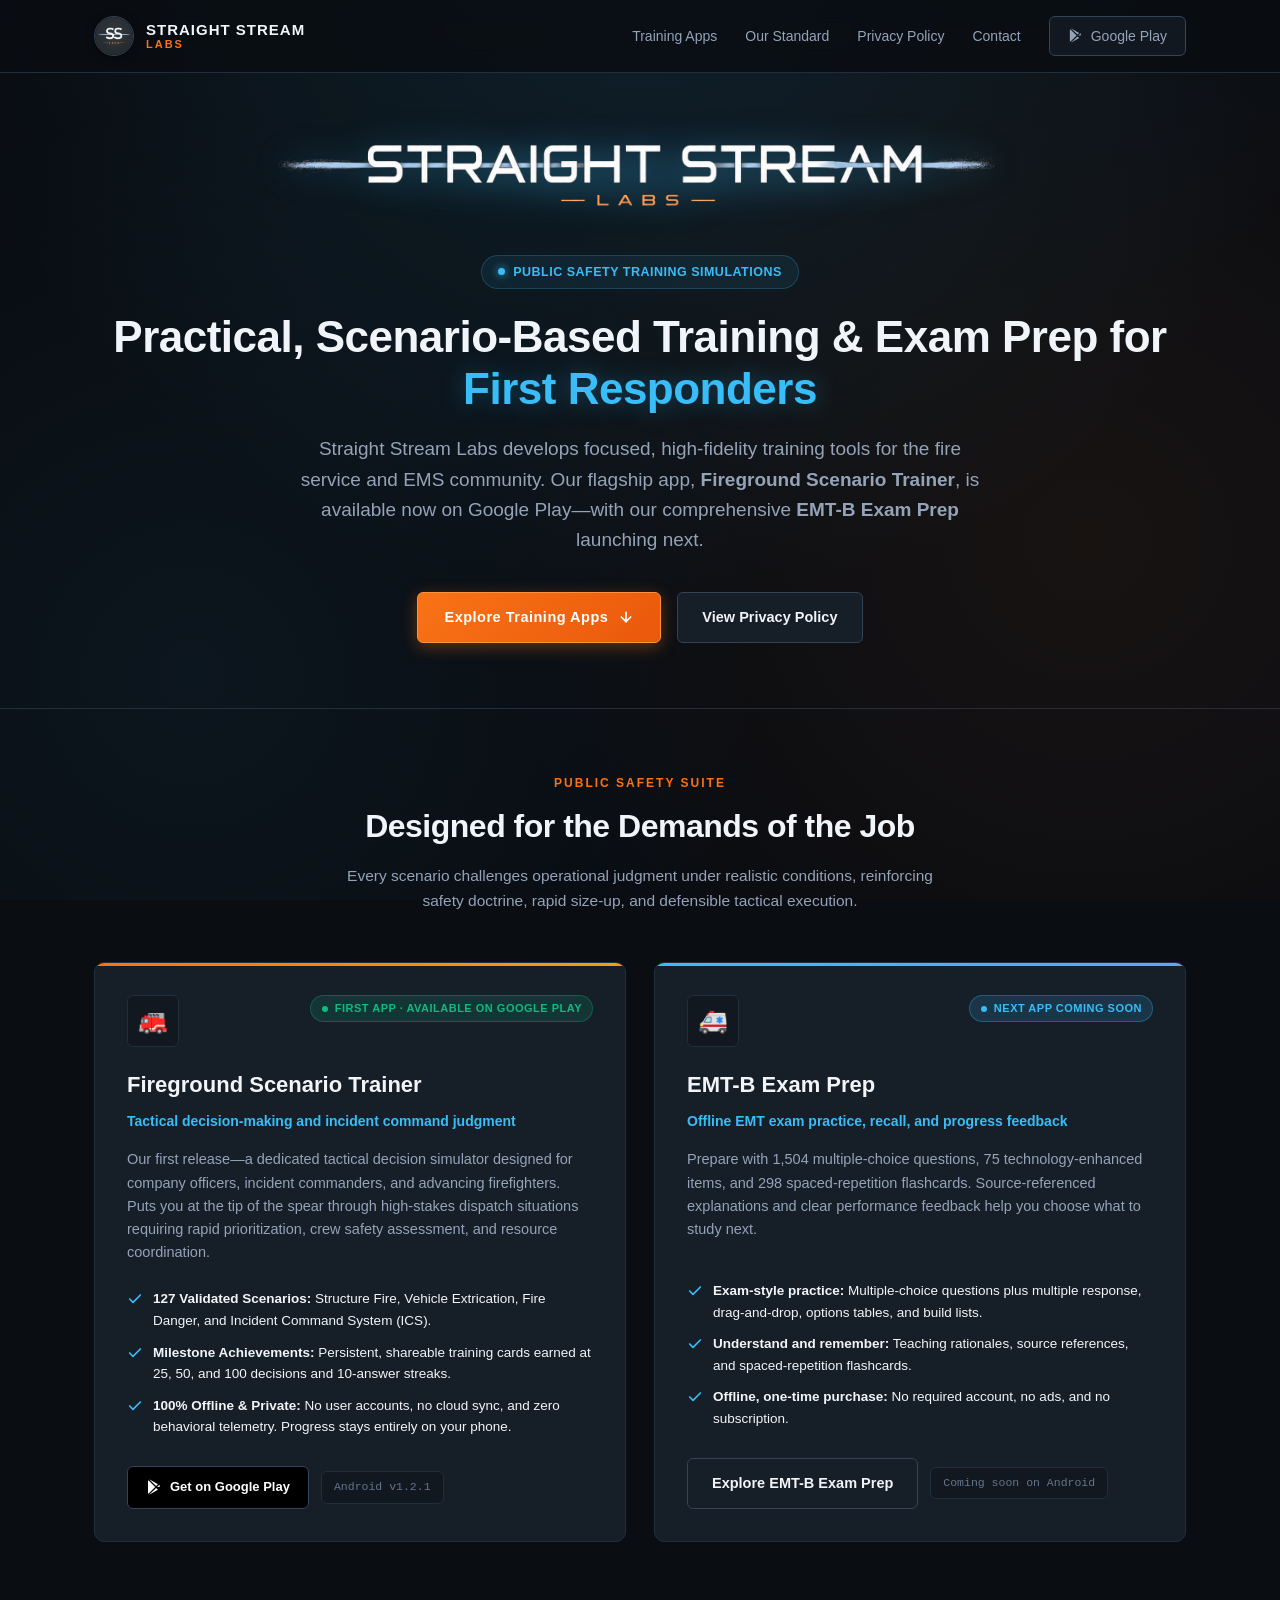
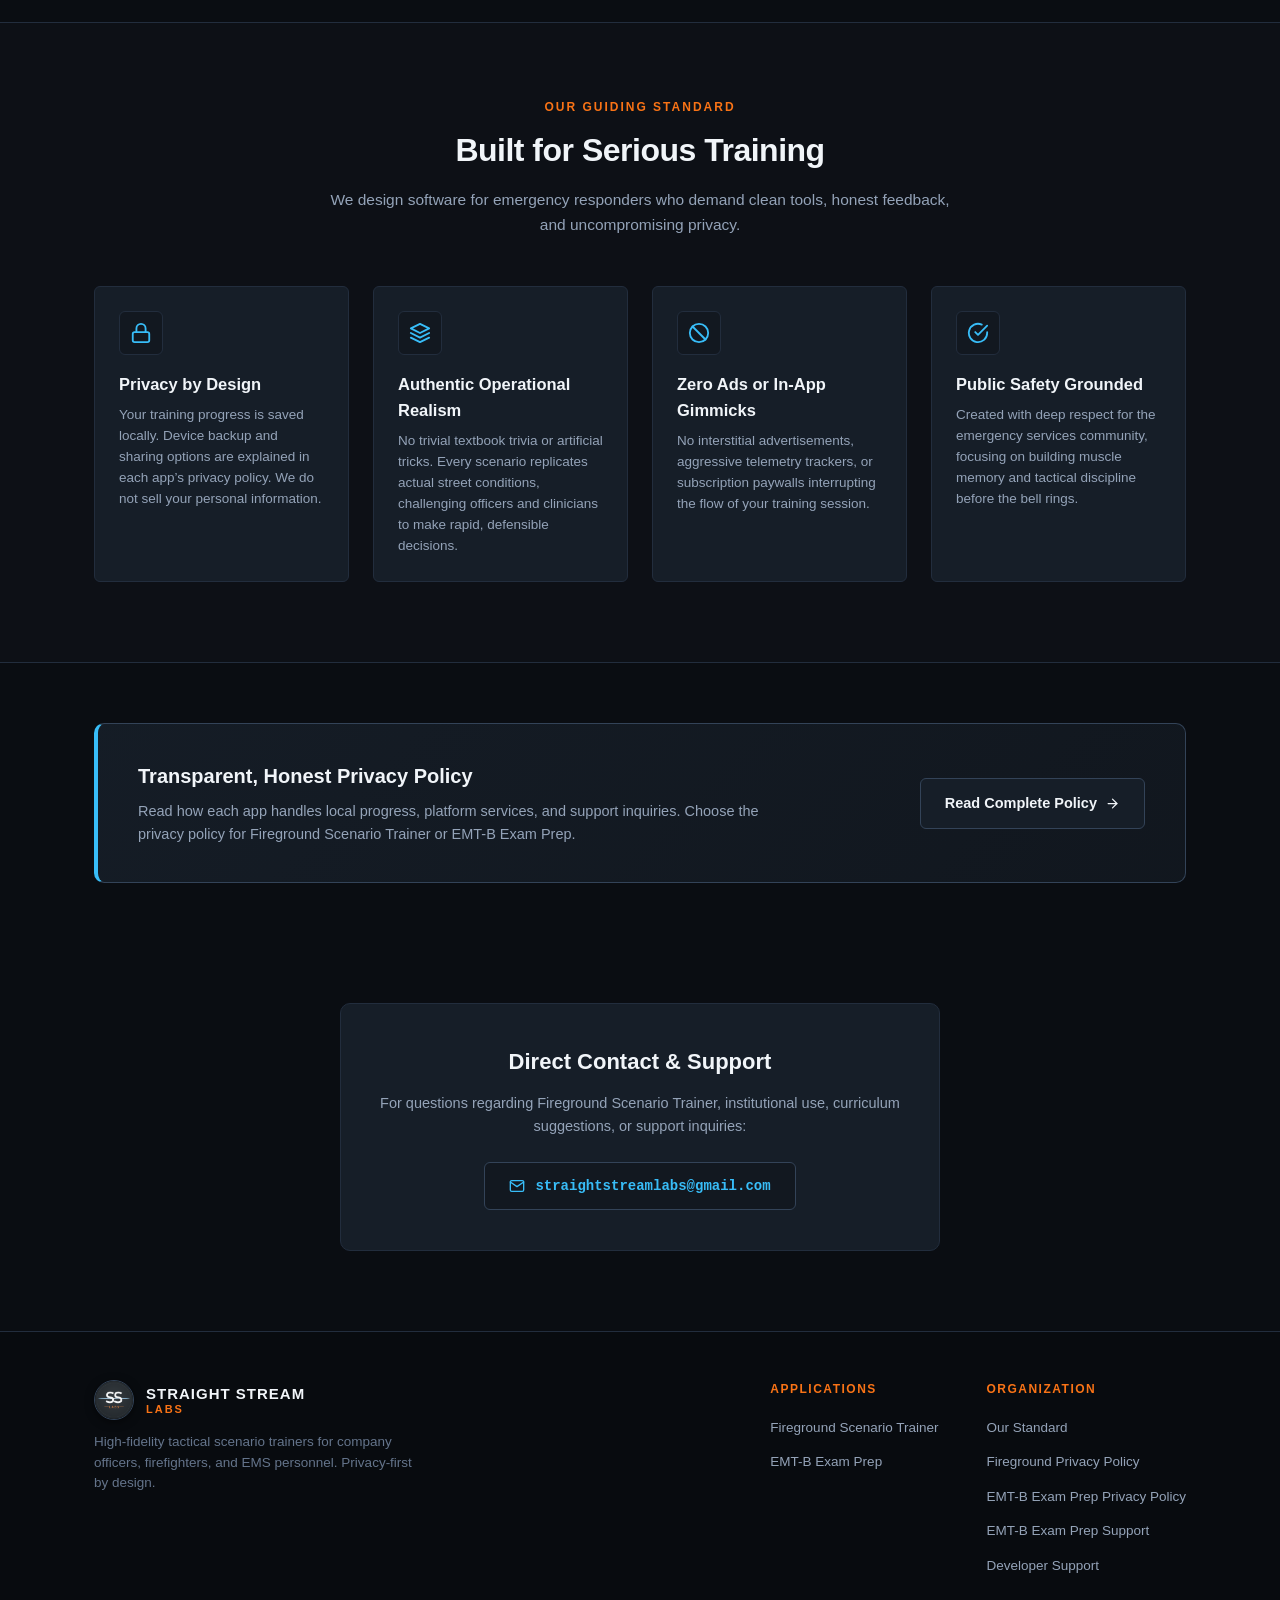
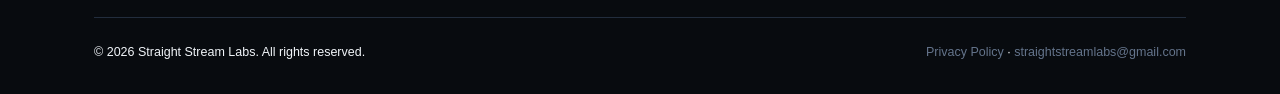
<file: index.html>
<!DOCTYPE html>
<html lang="en">
<head>
  <meta charset="UTF-8">
  <meta name="viewport" content="width=device-width, initial-scale=1.0">
  <title>Straight Stream Labs | Professional Scenario Training</title>
  <meta name="description" content="Practical, high-fidelity scenario training tools for first responders and public safety professionals. Privacy-first, offline-ready decision trainers for fireground officers and EMS clinicians.">
  
  <!-- Open Graph / Meta -->
  <meta property="og:type" content="website">
  <meta property="og:url" content="https://straightstreamlabs.com/">
  <meta property="og:title" content="Straight Stream Labs | High-Fidelity Training Tools">
  <meta property="og:description" content="Tactical decision-making simulations for company officers, firefighters, and EMTs. 100% device-local privacy.">
  <meta property="og:image" content="assets/images/logo-full.png">
  
  <meta name="twitter:card" content="summary_large_image">
  <meta name="twitter:title" content="Straight Stream Labs">
  <meta name="twitter:description" content="Practical, high-fidelity scenario training tools for first responders.">
  <meta name="twitter:image" content="assets/images/logo-full.png">

  <!-- Favicon -->
  <link rel="icon" type="image/png" href="assets/images/logo-icon.png">
  <link rel="apple-touch-icon" href="assets/images/logo-icon.png">

  <!-- Stylesheet -->
  <link rel="stylesheet" href="assets/css/style.css">
</head>
<body>
  <div class="bg-ambient"></div>
  
  <div class="content-wrapper">
    <!-- Top Navigation -->
    <header class="site-nav">
      <div class="container nav-container">
        <a href="index.html" class="brand-link" aria-label="Straight Stream Labs Home">
          <img src="assets/images/logo-icon.png" alt="Straight Stream Labs Icon" class="brand-icon" width="40" height="40">
          <div class="brand-text">
            <span class="brand-name">Straight Stream</span>
            <span class="brand-sub">Labs</span>
          </div>
        </a>

        <nav>
          <ul class="nav-menu">
            <li><a href="#apps">Training Apps</a></li>
            <li><a href="#philosophy">Our Standard</a></li>
            <li><a href="privacy.html">Privacy Policy</a></li>
            <li><a href="#contact">Contact</a></li>
            <li>
              <a href="https://play.google.com/store/apps/details?id=com.straightstreamlabs.firegroundtrainer" target="_blank" rel="noopener noreferrer" class="nav-btn">
                <svg width="15" height="15" viewBox="0 0 24 24" fill="currentColor">
                  <path d="M3.609 1.814L13.792 12 3.61 22.186a2.44 2.44 0 0 1-.61-1.686V3.5a2.44 2.44 0 0 1 .61-1.686zM15.207 13.414l2.707 2.707-11.83 6.83a2.38 2.38 0 0 1-1.077.293l10.2-9.83zm0-2.828L5.007.756A2.38 2.38 0 0 1 6.084 1.05l11.83 6.83-2.707 2.707zM16.621 12l3.414-3.414a2.43 2.43 0 0 1 0 3.414L16.621 12z"/>
                </svg>
                Google Play
              </a>
            </li>
          </ul>
        </nav>

        <button class="mobile-toggle" aria-label="Toggle navigation menu" aria-expanded="false">
          <svg width="24" height="24" viewBox="0 0 24 24" fill="none" stroke="currentColor" stroke-width="2" stroke-linecap="round" stroke-linejoin="round">
            <line x1="3" y1="12" x2="21" y2="12"></line>
            <line x1="3" y1="6" x2="21" y2="6"></line>
            <line x1="3" y1="18" x2="21" y2="18"></line>
          </svg>
        </button>
      </div>
    </header>

    <!-- Main Hero Section with Full Logo -->
    <main>
      <section class="hero">
        <div class="container">
          <!-- Full High-Res Centered Logo Banner (Seamless Transparent) -->
          <div class="hero-banner-wrap">
            <img 
              src="assets/images/logo-full.png" 
              alt="Straight Stream Labs - Practical Scenario Based Training & Exam Prep" 
              class="hero-logo-img"
              width="1754" 
              height="198"
              fetchpriority="high"
            >
          </div>

          <div class="hero-badge">
            <span class="pulse"></span>
            Public Safety Training Simulations
          </div>

          <h1 class="hero-title">
            Practical, Scenario-Based Training &amp; Exam Prep for <span class="highlight">First Responders</span>
          </h1>

          <p class="hero-lead">
            Straight Stream Labs develops focused, high-fidelity training tools for the fire service and EMS community. Our flagship app, <strong>Fireground Scenario Trainer</strong>, is available now on Google Play—with our comprehensive <strong>EMT-B Exam Prep</strong> launching next.
          </p>

          <div class="hero-actions">
            <a href="#apps" class="btn-primary">
              Explore Training Apps
              <svg width="16" height="16" viewBox="0 0 24 24" fill="none" stroke="currentColor" stroke-width="2.5" stroke-linecap="round" stroke-linejoin="round">
                <line x1="12" y1="5" x2="12" y2="19"></line>
                <polyline points="19 12 12 19 5 12"></polyline>
              </svg>
            </a>
            <a href="privacy.html" class="btn-secondary">
              View Privacy Policy
            </a>
          </div>
        </div>
      </section>

      <!-- Apps Showcase Section -->
      <section class="apps-section" id="apps">
        <div class="container">
          <div class="section-header">
            <span class="section-eyebrow">Public Safety Suite</span>
            <h2 class="section-title">Designed for the Demands of the Job</h2>
            <p class="section-desc">
              Every scenario challenges operational judgment under realistic conditions, reinforcing safety doctrine, rapid size-up, and defensible tactical execution.
            </p>
          </div>

          <div class="apps-grid">
            <!-- Fireground Scenario Trainer -->
            <article class="app-card featured">
              <div class="app-card-header">
                <div class="app-icon-wrap" aria-hidden="true">
                  🚒
                </div>
                <span class="app-badge-status active">
                  <svg width="8" height="8" viewBox="0 0 8 8" fill="currentColor"><circle cx="4" cy="4" r="3"/></svg>
                  First App · Available on Google Play
                </span>
              </div>

              <h3 class="app-card-title">Fireground Scenario Trainer</h3>
              <p class="app-card-tagline">Tactical decision-making and incident command judgment</p>
              
              <p class="app-card-body">
                Our first release—a dedicated tactical decision simulator designed for company officers, incident commanders, and advancing firefighters. Puts you at the tip of the spear through high-stakes dispatch situations requiring rapid prioritization, crew safety assessment, and resource coordination.
              </p>

              <ul class="app-feature-list">
                <li>
                  <svg width="16" height="16" viewBox="0 0 24 24" fill="none" stroke="currentColor" stroke-width="2.5" stroke-linecap="round" stroke-linejoin="round">
                    <polyline points="20 6 9 17 4 12"></polyline>
                  </svg>
                  <span><strong>127 Validated Scenarios:</strong> Structure Fire, Vehicle Extrication, Fire Danger, and Incident Command System (ICS).</span>
                </li>
                <li>
                  <svg width="16" height="16" viewBox="0 0 24 24" fill="none" stroke="currentColor" stroke-width="2.5" stroke-linecap="round" stroke-linejoin="round">
                    <polyline points="20 6 9 17 4 12"></polyline>
                  </svg>
                  <span><strong>Milestone Achievements:</strong> Persistent, shareable training cards earned at 25, 50, and 100 decisions and 10-answer streaks.</span>
                </li>
                <li>
                  <svg width="16" height="16" viewBox="0 0 24 24" fill="none" stroke="currentColor" stroke-width="2.5" stroke-linecap="round" stroke-linejoin="round">
                    <polyline points="20 6 9 17 4 12"></polyline>
                  </svg>
                  <span><strong>100% Offline &amp; Private:</strong> No user accounts, no cloud sync, and zero behavioral telemetry. Progress stays entirely on your phone.</span>
                </li>
              </ul>

              <div class="app-card-actions">
                <a href="https://play.google.com/store/apps/details?id=com.straightstreamlabs.firegroundtrainer" target="_blank" rel="noopener noreferrer" class="play-store-btn">
                  <svg width="16" height="16" viewBox="0 0 24 24" fill="currentColor">
                    <path d="M3.609 1.814L13.792 12 3.61 22.186a2.44 2.44 0 0 1-.61-1.686V3.5a2.44 2.44 0 0 1 .61-1.686zM15.207 13.414l2.707 2.707-11.83 6.83a2.38 2.38 0 0 1-1.077.293l10.2-9.83zm0-2.828L5.007.756A2.38 2.38 0 0 1 6.084 1.05l11.83 6.83-2.707 2.707zM16.621 12l3.414-3.414a2.43 2.43 0 0 1 0 3.414L16.621 12z"/>
                  </svg>
                  Get on Google Play
                </a>
                <span class="app-spec-badge">Android v1.2.1</span>
              </div>
            </article>

            <!-- NREMT Exam Prep & Trainer -->
            <article class="app-card upcoming">
              <div class="app-card-header">
                <div class="app-icon-wrap" aria-hidden="true">
                  🚑
                </div>
                <span class="app-badge-status dev">
                  <svg width="8" height="8" viewBox="0 0 8 8" fill="currentColor"><circle cx="4" cy="4" r="3"/></svg>
                  Next App Coming Soon
                </span>
              </div>

              <h3 class="app-card-title">EMT-B Exam Prep</h3>
              <p class="app-card-tagline">Offline EMT exam practice, recall, and progress feedback</p>
              
              <p class="app-card-body">
                Prepare with 1,504 multiple-choice questions, 75 technology-enhanced items, and 298 spaced-repetition flashcards. Source-referenced explanations and clear performance feedback help you choose what to study next.
              </p>

              <ul class="app-feature-list">
                <li>
                  <svg width="16" height="16" viewBox="0 0 24 24" fill="none" stroke="currentColor" stroke-width="2.5" stroke-linecap="round" stroke-linejoin="round">
                    <polyline points="20 6 9 17 4 12"></polyline>
                  </svg>
                  <span><strong>Exam-style practice:</strong> Multiple-choice questions plus multiple response, drag-and-drop, options tables, and build lists.</span>
                </li>
                <li>
                  <svg width="16" height="16" viewBox="0 0 24 24" fill="none" stroke="currentColor" stroke-width="2.5" stroke-linecap="round" stroke-linejoin="round">
                    <polyline points="20 6 9 17 4 12"></polyline>
                  </svg>
                  <span><strong>Understand and remember:</strong> Teaching rationales, source references, and spaced-repetition flashcards.</span>
                </li>
                <li>
                  <svg width="16" height="16" viewBox="0 0 24 24" fill="none" stroke="currentColor" stroke-width="2.5" stroke-linecap="round" stroke-linejoin="round">
                    <polyline points="20 6 9 17 4 12"></polyline>
                  </svg>
                  <span><strong>Offline, one-time purchase:</strong> No required account, no ads, and no subscription.</span>
                </li>
              </ul>

              <div class="app-card-actions">
                <a class="btn-secondary" href="/emt-b-exam-prep/">Explore EMT-B Exam Prep</a>
                <span class="app-spec-badge">Coming soon on Android</span>
              </div>
            </article>
          </div>
        </div>
      </section>

      <!-- The Straight Stream Standard (Philosophy) -->
      <section class="philosophy-section" id="philosophy">
        <div class="container">
          <div class="section-header">
            <span class="section-eyebrow">Our Guiding Standard</span>
            <h2 class="section-title">Built for Serious Training</h2>
            <p class="section-desc">
              We design software for emergency responders who demand clean tools, honest feedback, and uncompromising privacy.
            </p>
          </div>

          <div class="philosophy-grid">
            <div class="philosophy-card">
              <div class="philosophy-icon">
                <svg width="22" height="22" viewBox="0 0 24 24" fill="none" stroke="currentColor" stroke-width="2" stroke-linecap="round" stroke-linejoin="round">
                  <rect x="3" y="11" width="18" height="11" rx="2" ry="2"></rect>
                  <path d="M7 11V7a5 5 0 0 1 10 0v4"></path>
                </svg>
              </div>
              <h3 class="philosophy-title">Privacy by Design</h3>
              <p class="philosophy-desc">
                Your training progress is saved locally. Device backup and sharing options are explained in each app’s privacy policy. We do not sell your personal information.
              </p>
            </div>

            <div class="philosophy-card">
              <div class="philosophy-icon">
                <svg width="22" height="22" viewBox="0 0 24 24" fill="none" stroke="currentColor" stroke-width="2" stroke-linecap="round" stroke-linejoin="round">
                  <path d="M12 2L2 7l10 5 10-5-10-5z"></path>
                  <path d="M2 17l10 5 10-5"></path>
                  <path d="M2 12l10 5 10-5"></path>
                </svg>
              </div>
              <h3 class="philosophy-title">Authentic Operational Realism</h3>
              <p class="philosophy-desc">
                No trivial textbook trivia or artificial tricks. Every scenario replicates actual street conditions, challenging officers and clinicians to make rapid, defensible decisions.
              </p>
            </div>

            <div class="philosophy-card">
              <div class="philosophy-icon">
                <svg width="22" height="22" viewBox="0 0 24 24" fill="none" stroke="currentColor" stroke-width="2" stroke-linecap="round" stroke-linejoin="round">
                  <circle cx="12" cy="12" r="10"></circle>
                  <line x1="4.93" y1="4.93" x2="19.07" y2="19.07"></line>
                </svg>
              </div>
              <h3 class="philosophy-title">Zero Ads or In-App Gimmicks</h3>
              <p class="philosophy-desc">
                No interstitial advertisements, aggressive telemetry trackers, or subscription paywalls interrupting the flow of your training session.
              </p>
            </div>

            <div class="philosophy-card">
              <div class="philosophy-icon">
                <svg width="22" height="22" viewBox="0 0 24 24" fill="none" stroke="currentColor" stroke-width="2" stroke-linecap="round" stroke-linejoin="round">
                  <path d="M22 11.08V12a10 10 0 1 1-5.93-9.14"></path>
                  <polyline points="22 4 12 14.01 9 11.01"></polyline>
                </svg>
              </div>
              <h3 class="philosophy-title">Public Safety Grounded</h3>
              <p class="philosophy-desc">
                Created with deep respect for the emergency services community, focusing on building muscle memory and tactical discipline before the bell rings.
              </p>
            </div>
          </div>
        </div>
      </section>

      <!-- Privacy Banner Callout -->
      <section class="privacy-banner-section">
        <div class="container">
          <div class="privacy-callout">
            <div class="privacy-callout-text">
              <h3>Transparent, Honest Privacy Policy</h3>
              <p>
                Read how each app handles local progress, platform services, and support inquiries. Choose the privacy policy for Fireground Scenario Trainer or EMT-B Exam Prep.
              </p>
            </div>
            <a href="privacy.html" class="btn-secondary">
              Read Complete Policy
              <svg width="15" height="15" viewBox="0 0 24 24" fill="none" stroke="currentColor" stroke-width="2" stroke-linecap="round" stroke-linejoin="round">
                <line x1="5" y1="12" x2="19" y2="12"></line>
                <polyline points="12 5 19 12 12 19"></polyline>
              </svg>
            </a>
          </div>
        </div>
      </section>

      <!-- Contact / Inquiries -->
      <section class="contact-section" id="contact">
        <div class="container">
          <div class="contact-card">
            <h3>Direct Contact & Support</h3>
            <p>
              For questions regarding Fireground Scenario Trainer, institutional use, curriculum suggestions, or support inquiries:
            </p>
            <a href="mailto:straightstreamlabs@gmail.com" class="contact-email-btn">
              <svg width="16" height="16" viewBox="0 0 24 24" fill="none" stroke="currentColor" stroke-width="2" stroke-linecap="round" stroke-linejoin="round">
                <path d="M4 4h16c1.1 0 2 .9 2 2v12c0 1.1-.9 2-2 2H4c-1.1 0-2-.9-2-2V6c0-1.1.9-2 2-2z"></path>
                <polyline points="22,6 12,13 2,6"></polyline>
              </svg>
              straightstreamlabs@gmail.com
            </a>
          </div>
        </div>
      </section>
    </main>

    <!-- Footer -->
    <footer class="site-footer">
      <div class="container">
        <div class="footer-top">
          <div class="footer-brand">
            <div class="brand-link">
              <img src="assets/images/logo-icon.png" alt="Straight Stream Labs" class="brand-icon" width="36" height="36">
              <div class="brand-text">
                <span class="brand-name">Straight Stream</span>
                <span class="brand-sub">Labs</span>
              </div>
            </div>
            <p>
              High-fidelity tactical scenario trainers for company officers, firefighters, and EMS personnel. Privacy-first by design.
            </p>
          </div>

          <div class="footer-links">
            <div class="footer-col">
              <h4>Applications</h4>
              <ul>
                <li><a href="https://play.google.com/store/apps/details?id=com.straightstreamlabs.firegroundtrainer" target="_blank" rel="noopener noreferrer">Fireground Scenario Trainer</a></li>
                <li><a href="/emt-b-exam-prep/">EMT-B Exam Prep</a></li>
              </ul>
            </div>

            <div class="footer-col">
              <h4>Organization</h4>
              <ul>
                <li><a href="#philosophy">Our Standard</a></li>
                <li><a href="privacy.html">Fireground Privacy Policy</a></li>
                <li><a href="/emt-b-exam-prep/privacy/">EMT-B Exam Prep Privacy Policy</a></li>
                <li><a href="/emt-b-exam-prep/support/">EMT-B Exam Prep Support</a></li>
                <li><a href="mailto:straightstreamlabs@gmail.com">Developer Support</a></li>
              </ul>
            </div>
          </div>
        </div>

        <div class="footer-bottom">
          <div>
            © <span class="current-year">2026</span> Straight Stream Labs. All rights reserved.
          </div>
          <div>
            <a href="privacy.html">Privacy Policy</a> · <a href="mailto:straightstreamlabs@gmail.com">straightstreamlabs@gmail.com</a>
          </div>
        </div>
      </div>
    </footer>
  </div>

  <script src="assets/js/main.js"></script>
</body>
</html>
</file>
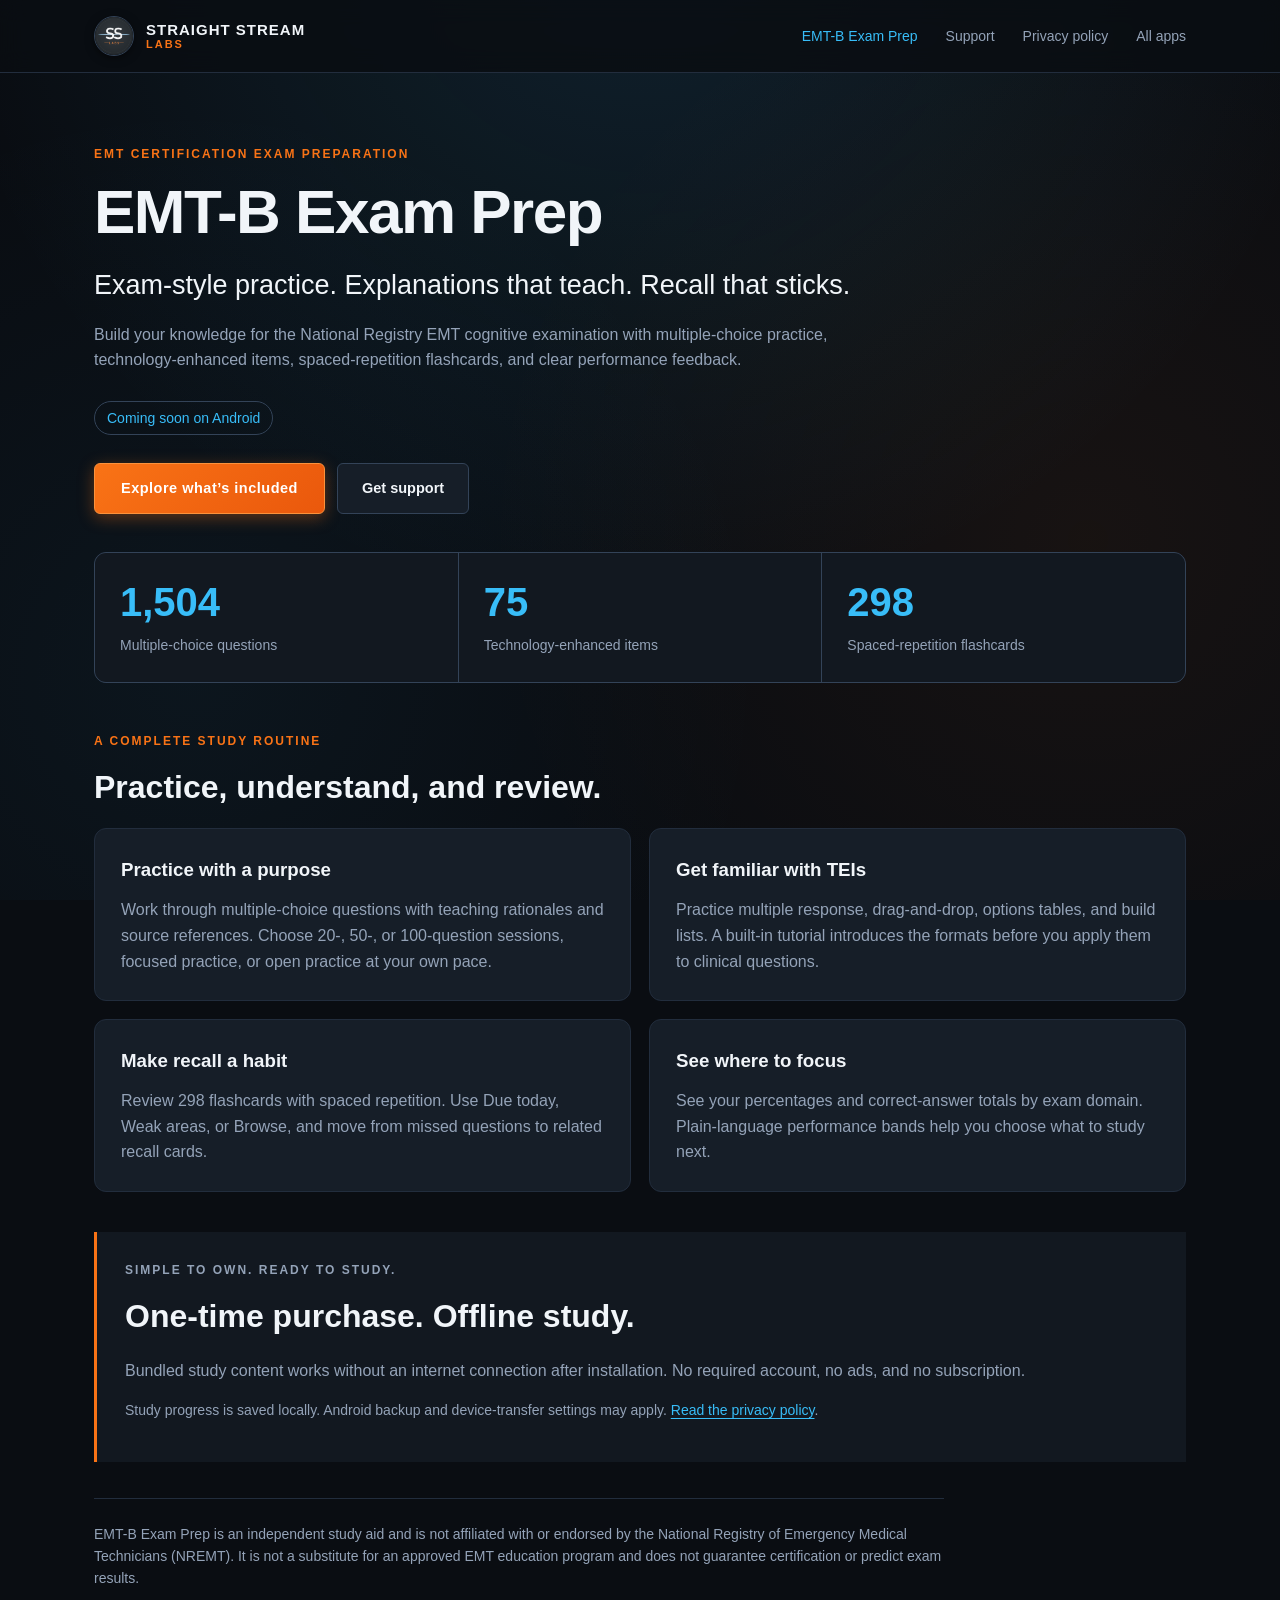
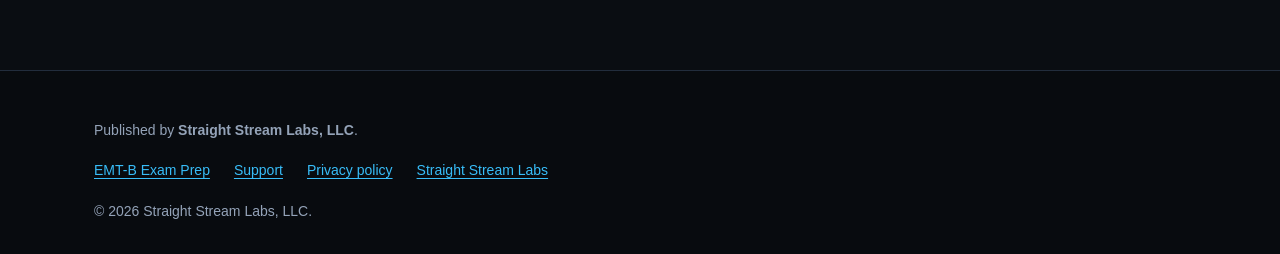
<file: emt-b-exam-prep/index.html>
<!DOCTYPE html>
<html lang="en">
<head>
  <meta charset="UTF-8">
  <meta name="viewport" content="width=device-width, initial-scale=1.0">
  <title>EMT-B Exam Prep | Straight Stream Labs</title>
  <meta name="description" content="Offline EMT exam preparation with 1,504 multiple-choice questions, 75 TEIs, and 298 flashcards. One-time purchase. No subscription.">

  <meta property="og:type" content="article">
  <meta property="og:url" content="https://straightstreamlabs.com/emt-b-exam-prep/">
  <meta property="og:title" content="EMT-B Exam Prep | Straight Stream Labs">
  <meta property="og:description" content="Offline EMT exam preparation with 1,504 multiple-choice questions, 75 TEIs, and 298 flashcards. One-time purchase. No subscription.">
  <meta property="og:image" content="/assets/images/logo-icon.png">

  <!-- Favicon -->
  <link rel="icon" type="image/png" href="/assets/images/logo-icon.png">
  <link rel="apple-touch-icon" href="/assets/images/logo-icon.png">

  <!-- Stylesheet -->
  <link rel="stylesheet" href="/assets/css/style.css">
<link rel="canonical" href="https://straightstreamlabs.com/emt-b-exam-prep/">
<link rel="stylesheet" href="/assets/css/emt.css">
</head>
<body>
  <div class="bg-ambient"></div>

  <div class="content-wrapper">
    <!-- Top Navigation -->
    <header class="site-nav">
      <div class="container nav-container">
        <a href="/index.html" class="brand-link" aria-label="Straight Stream Labs Home">
          <img src="/assets/images/logo-icon.png" alt="Straight Stream Labs Icon" class="brand-icon" width="40" height="40">
          <div class="brand-text">
            <span class="brand-name">Straight Stream</span>
            <span class="brand-sub">Labs</span>
          </div>
        </a>

        <nav>
          <ul class="nav-menu"><li><a href="/emt-b-exam-prep/" aria-current="page" class="active">EMT-B Exam Prep</a></li><li><a href="/emt-b-exam-prep/support/">Support</a></li><li><a href="/emt-b-exam-prep/privacy/">Privacy policy</a></li><li><a href="/">All apps</a></li></ul>
        </nav>

        <button class="mobile-toggle" aria-label="Toggle navigation menu" aria-expanded="false">
          <svg width="24" height="24" viewBox="0 0 24 24" fill="none" stroke="currentColor" stroke-width="2" stroke-linecap="round" stroke-linejoin="round">
            <line x1="3" y1="12" x2="21" y2="12"></line>
            <line x1="3" y1="6" x2="21" y2="6"></line>
            <line x1="3" y1="18" x2="21" y2="18"></line>
          </svg>
        </button>
      </div>
    </header>

    <!-- Main Content -->
    <main class="emt-main"><div class="container">
<section class="emt-intro" aria-labelledby="app-title"><p class="section-eyebrow">EMT certification exam preparation</p><h1 id="app-title">EMT-B Exam Prep</h1><p class="emt-lead">Exam-style practice. Explanations that teach. Recall that sticks.</p><p class="emt-summary">Build your knowledge for the National Registry EMT cognitive examination with multiple-choice practice, technology-enhanced items, spaced-repetition flashcards, and clear performance feedback.</p><p class="emt-status">Coming soon on Android</p><div class="emt-actions"><a class="btn-primary" href="#included">Explore what’s included</a><a class="btn-secondary" href="/emt-b-exam-prep/support/">Get support</a></div></section>
<dl class="emt-stats" aria-label="Included practice content"><div><dt>Multiple-choice questions</dt><dd>1,504</dd></div><div><dt>Technology-enhanced items</dt><dd>75</dd></div><div><dt>Spaced-repetition flashcards</dt><dd>298</dd></div></dl>
<section class="emt-section" id="included" aria-labelledby="included-title"><p class="section-eyebrow">A complete study routine</p><h2 id="included-title">Practice, understand, and review.</h2><div class="emt-grid">
<article class="emt-card"><h3>Practice with a purpose</h3><p>Work through multiple-choice questions with teaching rationales and source references. Choose 20-, 50-, or 100-question sessions, focused practice, or open practice at your own pace.</p></article>
<article class="emt-card"><h3>Get familiar with TEIs</h3><p>Practice multiple response, drag-and-drop, options tables, and build lists. A built-in tutorial introduces the formats before you apply them to clinical questions.</p></article>
<article class="emt-card"><h3>Make recall a habit</h3><p>Review 298 flashcards with spaced repetition. Use Due today, Weak areas, or Browse, and move from missed questions to related recall cards.</p></article>
<article class="emt-card"><h3>See where to focus</h3><p>See your percentages and correct-answer totals by exam domain. Plain-language performance bands help you choose what to study next.</p></article></div></section>
<section class="emt-ownership" aria-labelledby="ownership-title"><p class="section-eyebrow">Simple to own. Ready to study.</p><h2 id="ownership-title">One-time purchase. Offline study.</h2><p>Bundled study content works without an internet connection after installation. No required account, no ads, and no subscription.</p><p class="emt-small">Study progress is saved locally. Android backup and device-transfer settings may apply. <a href="/emt-b-exam-prep/privacy/">Read the privacy policy</a>.</p></section>
<aside class="emt-disclaimer" aria-label="Independent study aid"><p>EMT-B Exam Prep is an independent study aid and is not affiliated with or endorsed by the National Registry of Emergency Medical Technicians (NREMT). It is not a substitute for an approved EMT education program and does not guarantee certification or predict exam results.</p></aside>
</div></main>

    <!-- Footer -->
    <footer class="site-footer"><div class="container emt-footer"><p>Published by <strong>Straight Stream Labs, LLC</strong>.</p><nav aria-label="Footer"><a href="/emt-b-exam-prep/">EMT-B Exam Prep</a><a href="/emt-b-exam-prep/support/">Support</a><a href="/emt-b-exam-prep/privacy/">Privacy policy</a><a href="/">Straight Stream Labs</a></nav><p>© 2026 Straight Stream Labs, LLC.</p></div></footer>
  </div>

  <script src="/assets/js/main.js"></script>
</body>
</html>
</file>
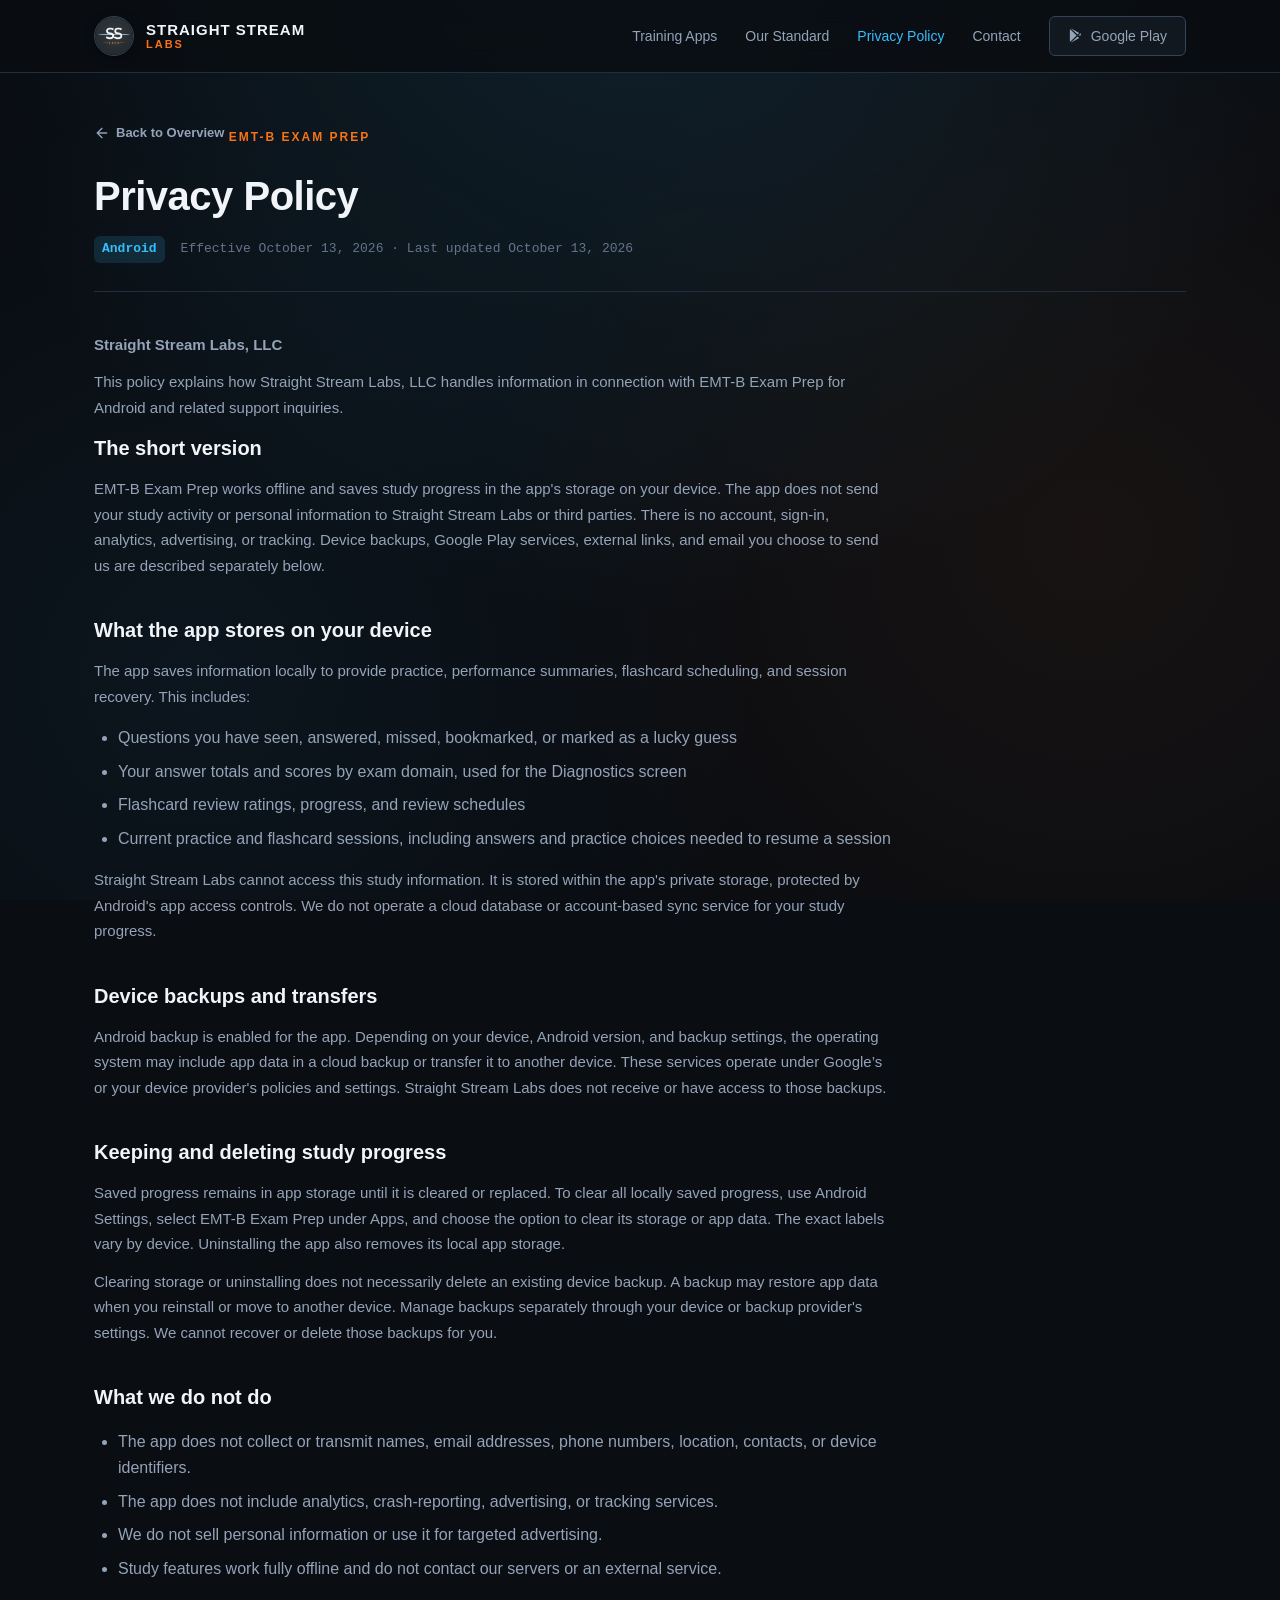
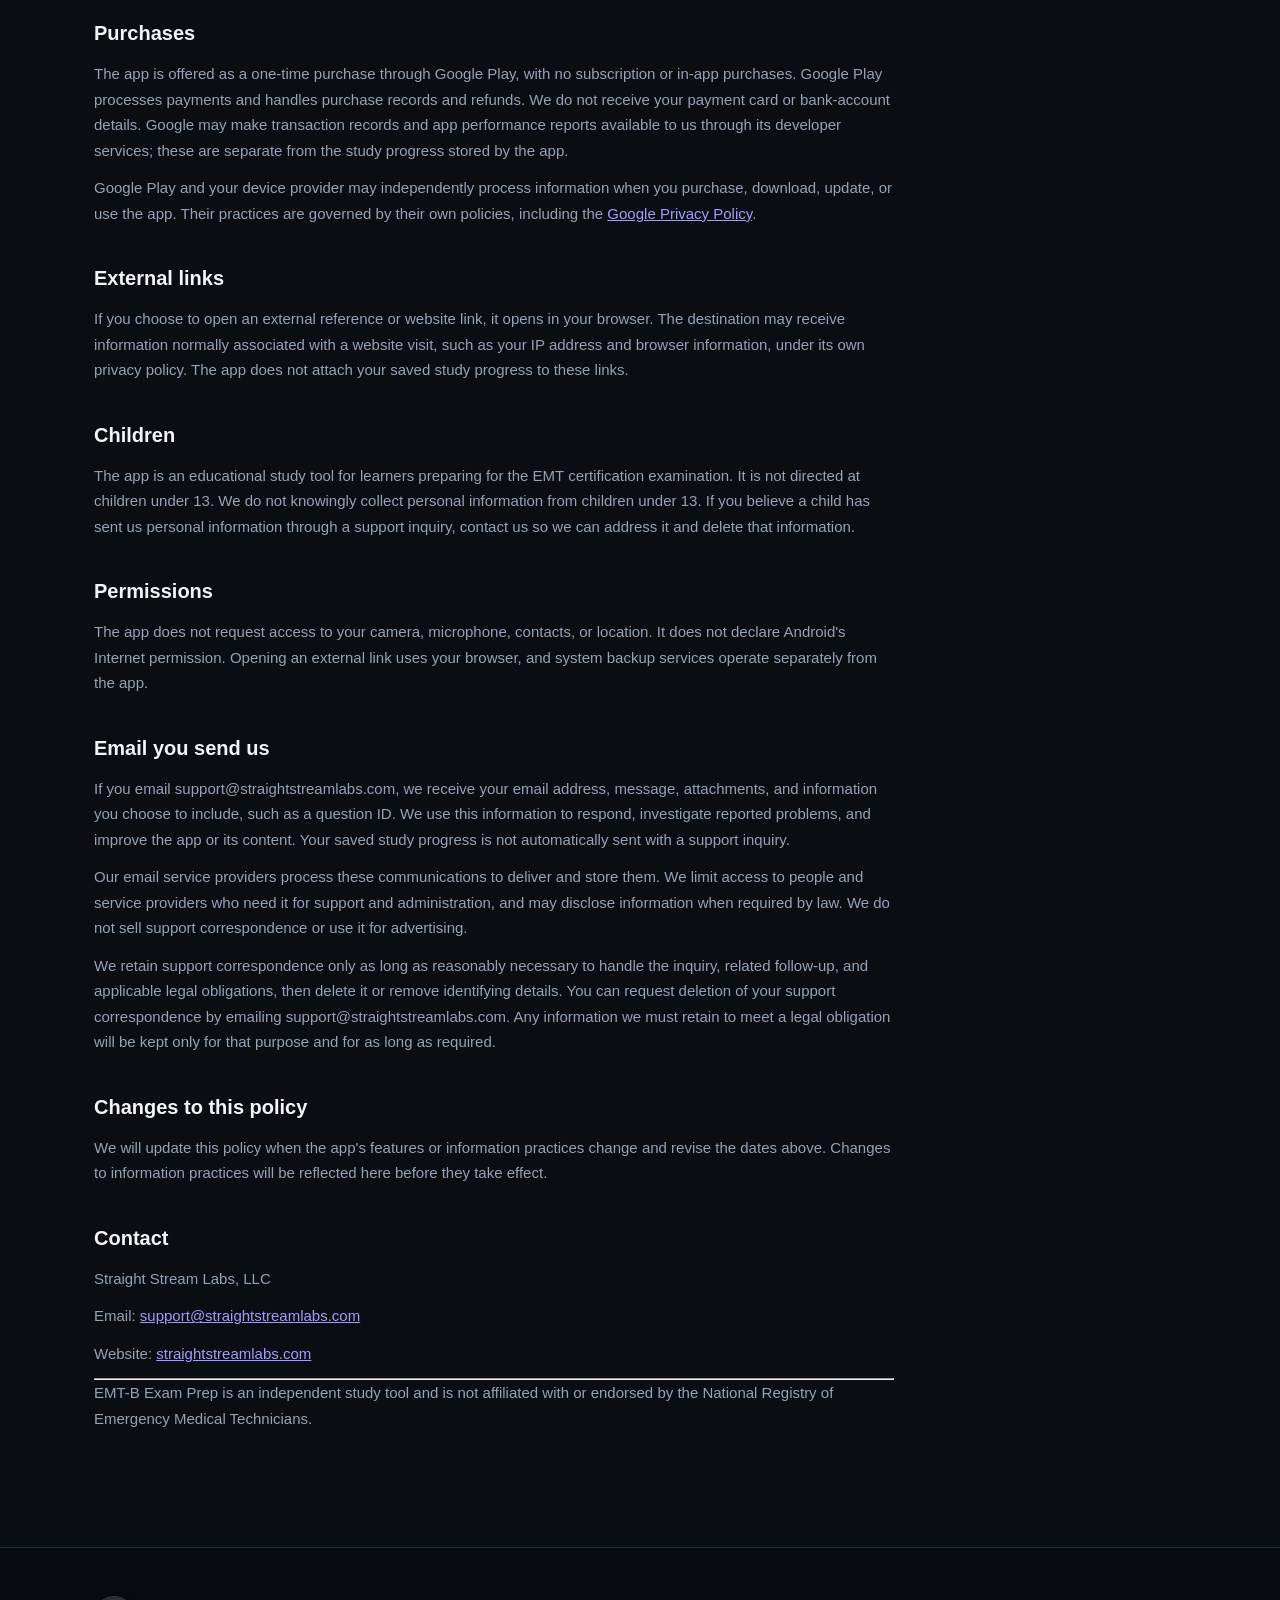
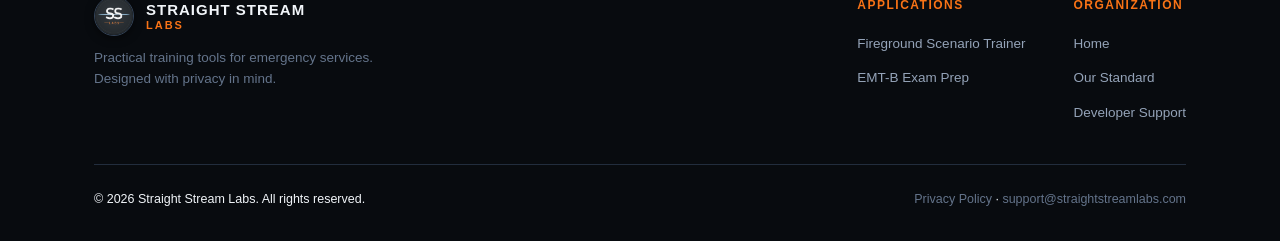
<file: emt-b-exam-prep/privacy/index.html>
<!DOCTYPE html>
<html lang="en">
<head>
  <meta charset="UTF-8">
  <meta name="viewport" content="width=device-width, initial-scale=1.0">
  <title>EMT-B Exam Prep Privacy Policy | Straight Stream Labs</title>
  <meta name="description" content="Privacy policy for EMT-B Exam Prep: local study progress, Android backups, Google Play, and support inquiries.">

  <meta property="og:type" content="article">
  <meta property="og:url" content="https://straightstreamlabs.com/emt-b-exam-prep/privacy/">
  <meta property="og:title" content="EMT-B Exam Prep Privacy Policy | Straight Stream Labs">
  <meta property="og:description" content="How EMT-B Exam Prep handles local study progress, device backups, and support inquiries.">
  <meta property="og:image" content="/assets/images/logo-icon.png">

  <!-- Favicon -->
  <link rel="icon" type="image/png" href="/assets/images/logo-icon.png">
  <link rel="apple-touch-icon" href="/assets/images/logo-icon.png">

  <!-- Stylesheet -->
  <link rel="stylesheet" href="/assets/css/style.css">
<link rel="canonical" href="https://straightstreamlabs.com/emt-b-exam-prep/privacy/">
<style>.policy-meta { flex-wrap: wrap; } .policy-content ul { padding-left: 1.5rem; margin: 1rem 0; } .policy-content li { margin: .5rem 0; color: var(--text-secondary); } .policy-content a { overflow-wrap: anywhere; }</style>
</head>
<body>
  <div class="bg-ambient"></div>

  <div class="content-wrapper">
    <!-- Top Navigation -->
    <header class="site-nav">
      <div class="container nav-container">
        <a href="/index.html" class="brand-link" aria-label="Straight Stream Labs Home">
          <img src="/assets/images/logo-icon.png" alt="Straight Stream Labs Icon" class="brand-icon" width="40" height="40">
          <div class="brand-text">
            <span class="brand-name">Straight Stream</span>
            <span class="brand-sub">Labs</span>
          </div>
        </a>

        <nav>
          <ul class="nav-menu">
            <li><a href="/index.html#apps">Training Apps</a></li>
            <li><a href="/index.html#philosophy">Our Standard</a></li>
            <li><a href="/privacy.html" class="active">Privacy Policy</a></li>
            <li><a href="/index.html#contact">Contact</a></li>
            <li>
              <a href="https://play.google.com/store/apps/details?id=com.straightstreamlabs.firegroundtrainer" target="_blank" rel="noopener noreferrer" class="nav-btn">
                <svg width="15" height="15" viewBox="0 0 24 24" fill="currentColor">
                  <path d="M3.609 1.814L13.792 12 3.61 22.186a2.44 2.44 0 0 1-.61-1.686V3.5a2.44 2.44 0 0 1 .61-1.686zM15.207 13.414l2.707 2.707-11.83 6.83a2.38 2.38 0 0 1-1.077.293l10.2-9.83zm0-2.828L5.007.756A2.38 2.38 0 0 1 6.084 1.05l11.83 6.83-2.707 2.707zM16.621 12l3.414-3.414a2.43 2.43 0 0 1 0 3.414L16.621 12z"/>
                </svg>
                Google Play
              </a>
            </li>
          </ul>
        </nav>

        <button class="mobile-toggle" aria-label="Toggle navigation menu" aria-expanded="false">
          <svg width="24" height="24" viewBox="0 0 24 24" fill="none" stroke="currentColor" stroke-width="2" stroke-linecap="round" stroke-linejoin="round">
            <line x1="3" y1="12" x2="21" y2="12"></line>
            <line x1="3" y1="6" x2="21" y2="6"></line>
            <line x1="3" y1="18" x2="21" y2="18"></line>
          </svg>
        </button>
      </div>
    </header>

    <!-- Main Content -->
    <main class="policy-page">
      <div class="container">
        <header class="policy-header">
          <a href="/index.html" class="back-link">
            <svg width="16" height="16" viewBox="0 0 24 24" fill="none" stroke="currentColor" stroke-width="2" stroke-linecap="round" stroke-linejoin="round">
              <line x1="19" y1="12" x2="5" y2="12"></line>
              <polyline points="12 19 5 12 12 5"></polyline>
            </svg>
            Back to Overview
          </a>
          <div class="section-eyebrow">EMT-B Exam Prep</div>
          <h1>Privacy Policy</h1>
          <div class="policy-meta">
            <span class="tag">Android</span>
            <span>Effective October 13, 2026 · Last updated October 13, 2026</span>
          </div>
        </header>

        <article class="policy-content">
<p><strong>Straight Stream Labs, LLC</strong></p>
<p>This policy explains how Straight Stream Labs, LLC handles information in connection with EMT-B Exam Prep for Android and related support inquiries.</p>
<section>
<h2>The short version</h2>
<p>EMT-B Exam Prep works offline and saves study progress in the app's storage on your device. The app does not send your study activity or personal information to Straight Stream Labs or third parties. There is no account, sign-in, analytics, advertising, or tracking. Device backups, Google Play services, external links, and email you choose to send us are described separately below.</p>
</section>
<section>
<h2>What the app stores on your device</h2>
<p>The app saves information locally to provide practice, performance summaries, flashcard scheduling, and session recovery. This includes:</p>
<ul><li>Questions you have seen, answered, missed, bookmarked, or marked as a lucky guess</li>
<li>Your answer totals and scores by exam domain, used for the Diagnostics screen</li>
<li>Flashcard review ratings, progress, and review schedules</li>
<li>Current practice and flashcard sessions, including answers and practice choices needed to resume a session</li></ul>
<p>Straight Stream Labs cannot access this study information. It is stored within the app's private storage, protected by Android's app access controls. We do not operate a cloud database or account-based sync service for your study progress.</p>
</section>
<section>
<h2>Device backups and transfers</h2>
<p>Android backup is enabled for the app. Depending on your device, Android version, and backup settings, the operating system may include app data in a cloud backup or transfer it to another device. These services operate under Google’s or your device provider's policies and settings. Straight Stream Labs does not receive or have access to those backups.</p>
</section>
<section>
<h2>Keeping and deleting study progress</h2>
<p>Saved progress remains in app storage until it is cleared or replaced. To clear all locally saved progress, use Android Settings, select EMT-B Exam Prep under Apps, and choose the option to clear its storage or app data. The exact labels vary by device. Uninstalling the app also removes its local app storage.</p>
<p>Clearing storage or uninstalling does not necessarily delete an existing device backup. A backup may restore app data when you reinstall or move to another device. Manage backups separately through your device or backup provider's settings. We cannot recover or delete those backups for you.</p>
</section>
<section>
<h2>What we do not do</h2>
<ul><li>The app does not collect or transmit names, email addresses, phone numbers, location, contacts, or device identifiers.</li>
<li>The app does not include analytics, crash-reporting, advertising, or tracking services.</li>
<li>We do not sell personal information or use it for targeted advertising.</li>
<li>Study features work fully offline and do not contact our servers or an external service.</li></ul>
</section>
<section>
<h2>Purchases</h2>
<p>The app is offered as a one-time purchase through Google Play, with no subscription or in-app purchases. Google Play processes payments and handles purchase records and refunds. We do not receive your payment card or bank-account details. Google may make transaction records and app performance reports available to us through its developer services; these are separate from the study progress stored by the app.</p>
<p>Google Play and your device provider may independently process information when you purchase, download, update, or use the app. Their practices are governed by their own policies, including the <a href="https://policies.google.com/privacy">Google Privacy Policy</a>.</p>
</section>
<section>
<h2>External links</h2>
<p>If you choose to open an external reference or website link, it opens in your browser. The destination may receive information normally associated with a website visit, such as your IP address and browser information, under its own privacy policy. The app does not attach your saved study progress to these links.</p>
</section>
<section>
<h2>Children</h2>
<p>The app is an educational study tool for learners preparing for the EMT certification examination. It is not directed at children under 13. We do not knowingly collect personal information from children under 13. If you believe a child has sent us personal information through a support inquiry, contact us so we can address it and delete that information.</p>
</section>
<section>
<h2>Permissions</h2>
<p>The app does not request access to your camera, microphone, contacts, or location. It does not declare Android's Internet permission. Opening an external link uses your browser, and system backup services operate separately from the app.</p>
</section>
<section>
<h2>Email you send us</h2>
<p>If you email support@straightstreamlabs.com, we receive your email address, message, attachments, and information you choose to include, such as a question ID. We use this information to respond, investigate reported problems, and improve the app or its content. Your saved study progress is not automatically sent with a support inquiry.</p>
<p>Our email service providers process these communications to deliver and store them. We limit access to people and service providers who need it for support and administration, and may disclose information when required by law. We do not sell support correspondence or use it for advertising.</p>
<p>We retain support correspondence only as long as reasonably necessary to handle the inquiry, related follow-up, and applicable legal obligations, then delete it or remove identifying details. You can request deletion of your support correspondence by emailing support@straightstreamlabs.com. Any information we must retain to meet a legal obligation will be kept only for that purpose and for as long as required.</p>
</section>
<section>
<h2>Changes to this policy</h2>
<p>We will update this policy when the app's features or information practices change and revise the dates above. Changes to information practices will be reflected here before they take effect.</p>
</section>
<section>
<h2>Contact</h2>
<p>Straight Stream Labs, LLC</p>
<p>Email: <a href="mailto:support@straightstreamlabs.com">support@straightstreamlabs.com</a></p>
<p>Website: <a href="https://straightstreamlabs.com">straightstreamlabs.com</a></p>
<hr><p>EMT-B Exam Prep is an independent study tool and is not affiliated with or endorsed by the National Registry of Emergency Medical Technicians.</p>
</section>
</article>
      </div>
    </main>

    <!-- Footer -->
    <footer class="site-footer">
      <div class="container">
        <div class="footer-top">
          <div class="footer-brand">
            <div class="brand-link">
              <img src="/assets/images/logo-icon.png" alt="Straight Stream Labs" class="brand-icon" width="36" height="36">
              <div class="brand-text">
                <span class="brand-name">Straight Stream</span>
                <span class="brand-sub">Labs</span>
              </div>
            </div>
            <p>
              Practical training tools for emergency services. Designed with privacy in mind.
            </p>
          </div>

          <div class="footer-links">
            <div class="footer-col">
              <h4>Applications</h4>
              <ul>
                <li><a href="https://play.google.com/store/apps/details?id=com.straightstreamlabs.firegroundtrainer" target="_blank" rel="noopener noreferrer">Fireground Scenario Trainer</a></li>
                <li><a href="/index.html#apps">EMT-B Exam Prep</a></li>
              </ul>
            </div>

            <div class="footer-col">
              <h4>Organization</h4>
              <ul>
                <li><a href="/index.html">Home</a></li>
                <li><a href="/index.html#philosophy">Our Standard</a></li>
                <li><a href="mailto:support@straightstreamlabs.com">Developer Support</a></li>
              </ul>
            </div>
          </div>
        </div>

        <div class="footer-bottom">
          <div>
            © <span class="current-year">2026</span> Straight Stream Labs. All rights reserved.
          </div>
          <div>
            <a href="/privacy.html">Privacy Policy</a> · <a href="mailto:support@straightstreamlabs.com">support@straightstreamlabs.com</a>
          </div>
        </div>
      </div>
    </footer>
  </div>

  <script src="/assets/js/main.js"></script>
</body>
</html>
</file>
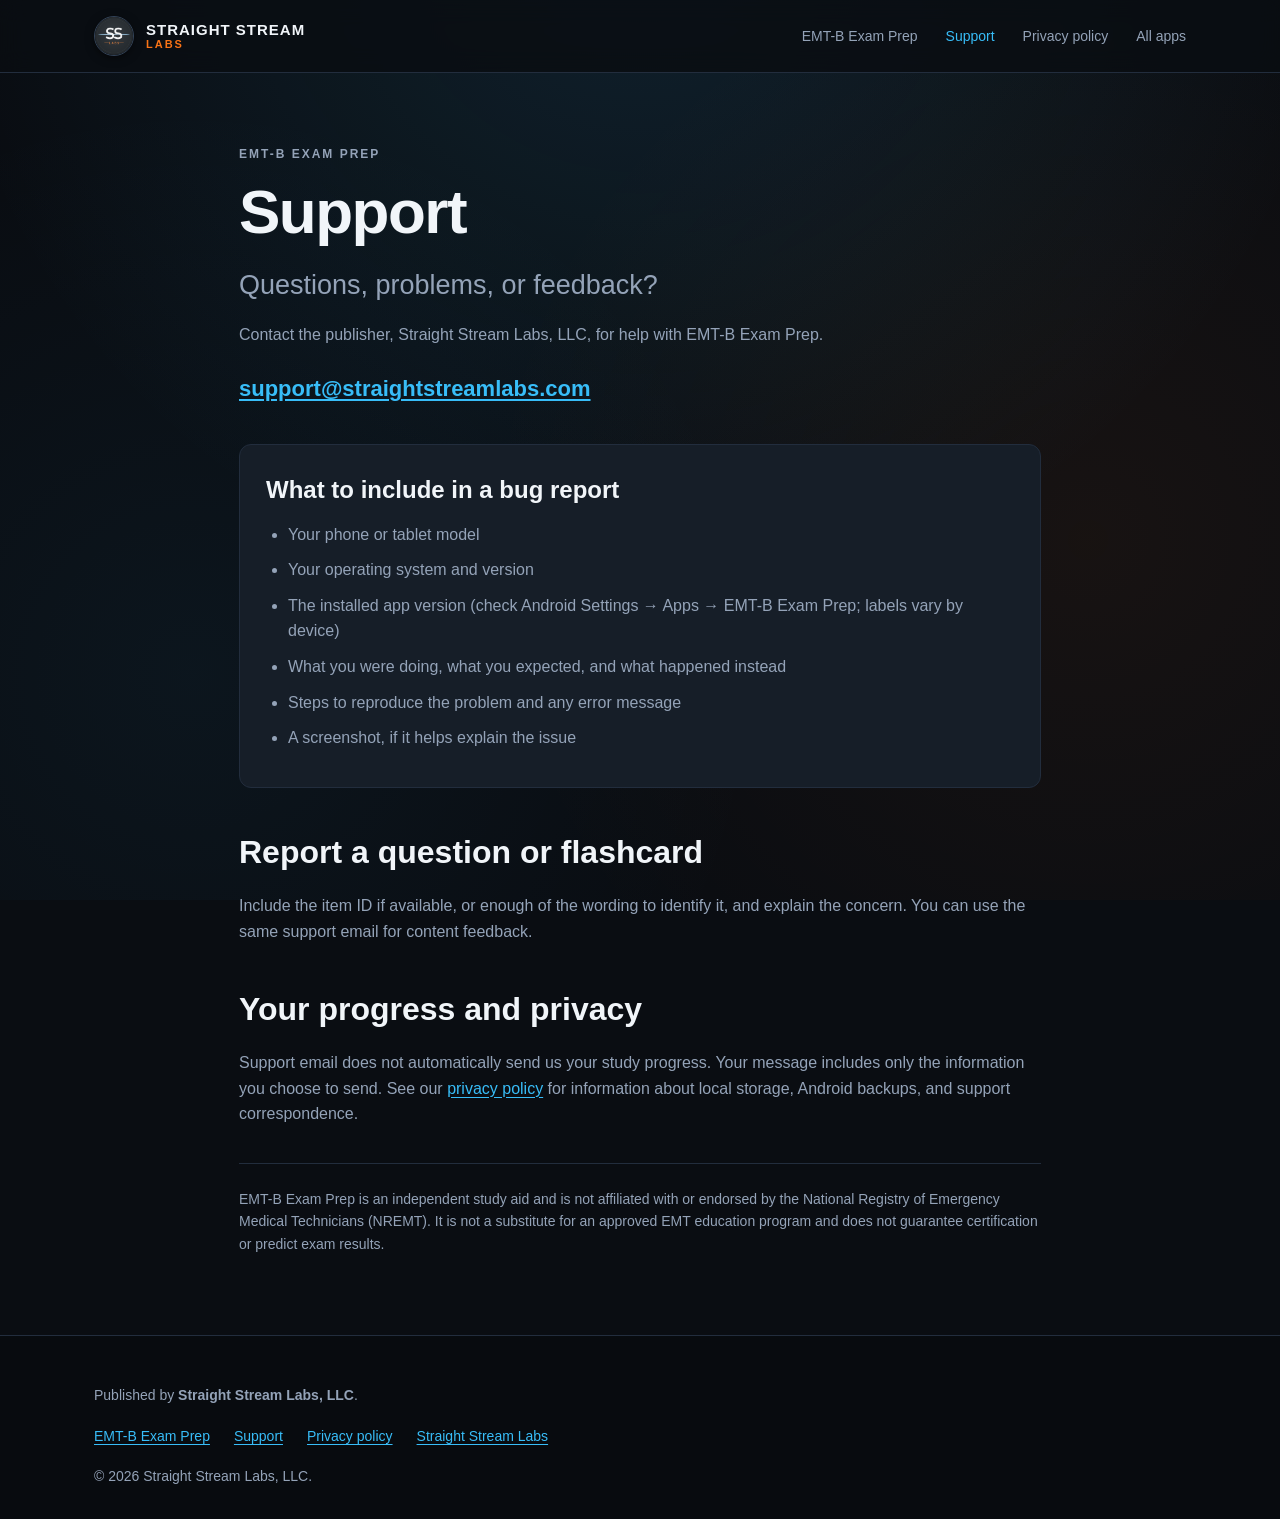
<file: emt-b-exam-prep/support/index.html>
<!DOCTYPE html>
<html lang="en">
<head>
  <meta charset="UTF-8">
  <meta name="viewport" content="width=device-width, initial-scale=1.0">
  <title>EMT-B Exam Prep Support | Straight Stream Labs</title>
  <meta name="description" content="Contact Straight Stream Labs, LLC for EMT-B Exam Prep support, bug reports, and content feedback.">

  <meta property="og:type" content="article">
  <meta property="og:url" content="https://straightstreamlabs.com/emt-b-exam-prep/support/">
  <meta property="og:title" content="EMT-B Exam Prep Support | Straight Stream Labs">
  <meta property="og:description" content="Contact Straight Stream Labs, LLC for EMT-B Exam Prep support, bug reports, and content feedback.">
  <meta property="og:image" content="/assets/images/logo-icon.png">

  <!-- Favicon -->
  <link rel="icon" type="image/png" href="/assets/images/logo-icon.png">
  <link rel="apple-touch-icon" href="/assets/images/logo-icon.png">

  <!-- Stylesheet -->
  <link rel="stylesheet" href="/assets/css/style.css">
<link rel="canonical" href="https://straightstreamlabs.com/emt-b-exam-prep/support/">
<link rel="stylesheet" href="/assets/css/emt.css">
</head>
<body>
  <div class="bg-ambient"></div>

  <div class="content-wrapper">
    <!-- Top Navigation -->
    <header class="site-nav">
      <div class="container nav-container">
        <a href="/index.html" class="brand-link" aria-label="Straight Stream Labs Home">
          <img src="/assets/images/logo-icon.png" alt="Straight Stream Labs Icon" class="brand-icon" width="40" height="40">
          <div class="brand-text">
            <span class="brand-name">Straight Stream</span>
            <span class="brand-sub">Labs</span>
          </div>
        </a>

        <nav>
          <ul class="nav-menu"><li><a href="/emt-b-exam-prep/">EMT-B Exam Prep</a></li><li><a href="/emt-b-exam-prep/support/" aria-current="page" class="active">Support</a></li><li><a href="/emt-b-exam-prep/privacy/">Privacy policy</a></li><li><a href="/">All apps</a></li></ul>
        </nav>

        <button class="mobile-toggle" aria-label="Toggle navigation menu" aria-expanded="false">
          <svg width="24" height="24" viewBox="0 0 24 24" fill="none" stroke="currentColor" stroke-width="2" stroke-linecap="round" stroke-linejoin="round">
            <line x1="3" y1="12" x2="21" y2="12"></line>
            <line x1="3" y1="6" x2="21" y2="6"></line>
            <line x1="3" y1="18" x2="21" y2="18"></line>
          </svg>
        </button>
      </div>
    </header>

    <!-- Main Content -->
    <main class="emt-main"><div class="container emt-support">
<header class="emt-intro"><p class="section-eyebrow">EMT-B Exam Prep</p><h1>Support</h1><p class="emt-lead">Questions, problems, or feedback?</p><p>Contact the publisher, Straight Stream Labs, LLC, for help with EMT-B Exam Prep.</p><a class="emt-email" href="mailto:support@straightstreamlabs.com?subject=EMT-B%20Exam%20Prep%20support">support@straightstreamlabs.com</a></header>
<section class="emt-card" aria-labelledby="report-title"><h2 id="report-title">What to include in a bug report</h2><ul class="emt-report-list"><li>Your phone or tablet model</li><li>Your operating system and version</li><li>The installed app version (check Android Settings → Apps → EMT-B Exam Prep; labels vary by device)</li><li>What you were doing, what you expected, and what happened instead</li><li>Steps to reproduce the problem and any error message</li><li>A screenshot, if it helps explain the issue</li></ul></section>
<section class="emt-section"><h2>Report a question or flashcard</h2><p>Include the item ID if available, or enough of the wording to identify it, and explain the concern. You can use the same support email for content feedback.</p></section>
<section class="emt-section"><h2>Your progress and privacy</h2><p>Support email does not automatically send us your study progress. Your message includes only the information you choose to send. See our <a href="/emt-b-exam-prep/privacy/">privacy policy</a> for information about local storage, Android backups, and support correspondence.</p></section>
<aside class="emt-disclaimer" aria-label="Independent study aid"><p>EMT-B Exam Prep is an independent study aid and is not affiliated with or endorsed by the National Registry of Emergency Medical Technicians (NREMT). It is not a substitute for an approved EMT education program and does not guarantee certification or predict exam results.</p></aside>
</div></main>

    <!-- Footer -->
    <footer class="site-footer"><div class="container emt-footer"><p>Published by <strong>Straight Stream Labs, LLC</strong>.</p><nav aria-label="Footer"><a href="/emt-b-exam-prep/">EMT-B Exam Prep</a><a href="/emt-b-exam-prep/support/">Support</a><a href="/emt-b-exam-prep/privacy/">Privacy policy</a><a href="/">Straight Stream Labs</a></nav><p>© 2026 Straight Stream Labs, LLC.</p></div></footer>
  </div>

  <script src="/assets/js/main.js"></script>
</body>
</html>
</file>
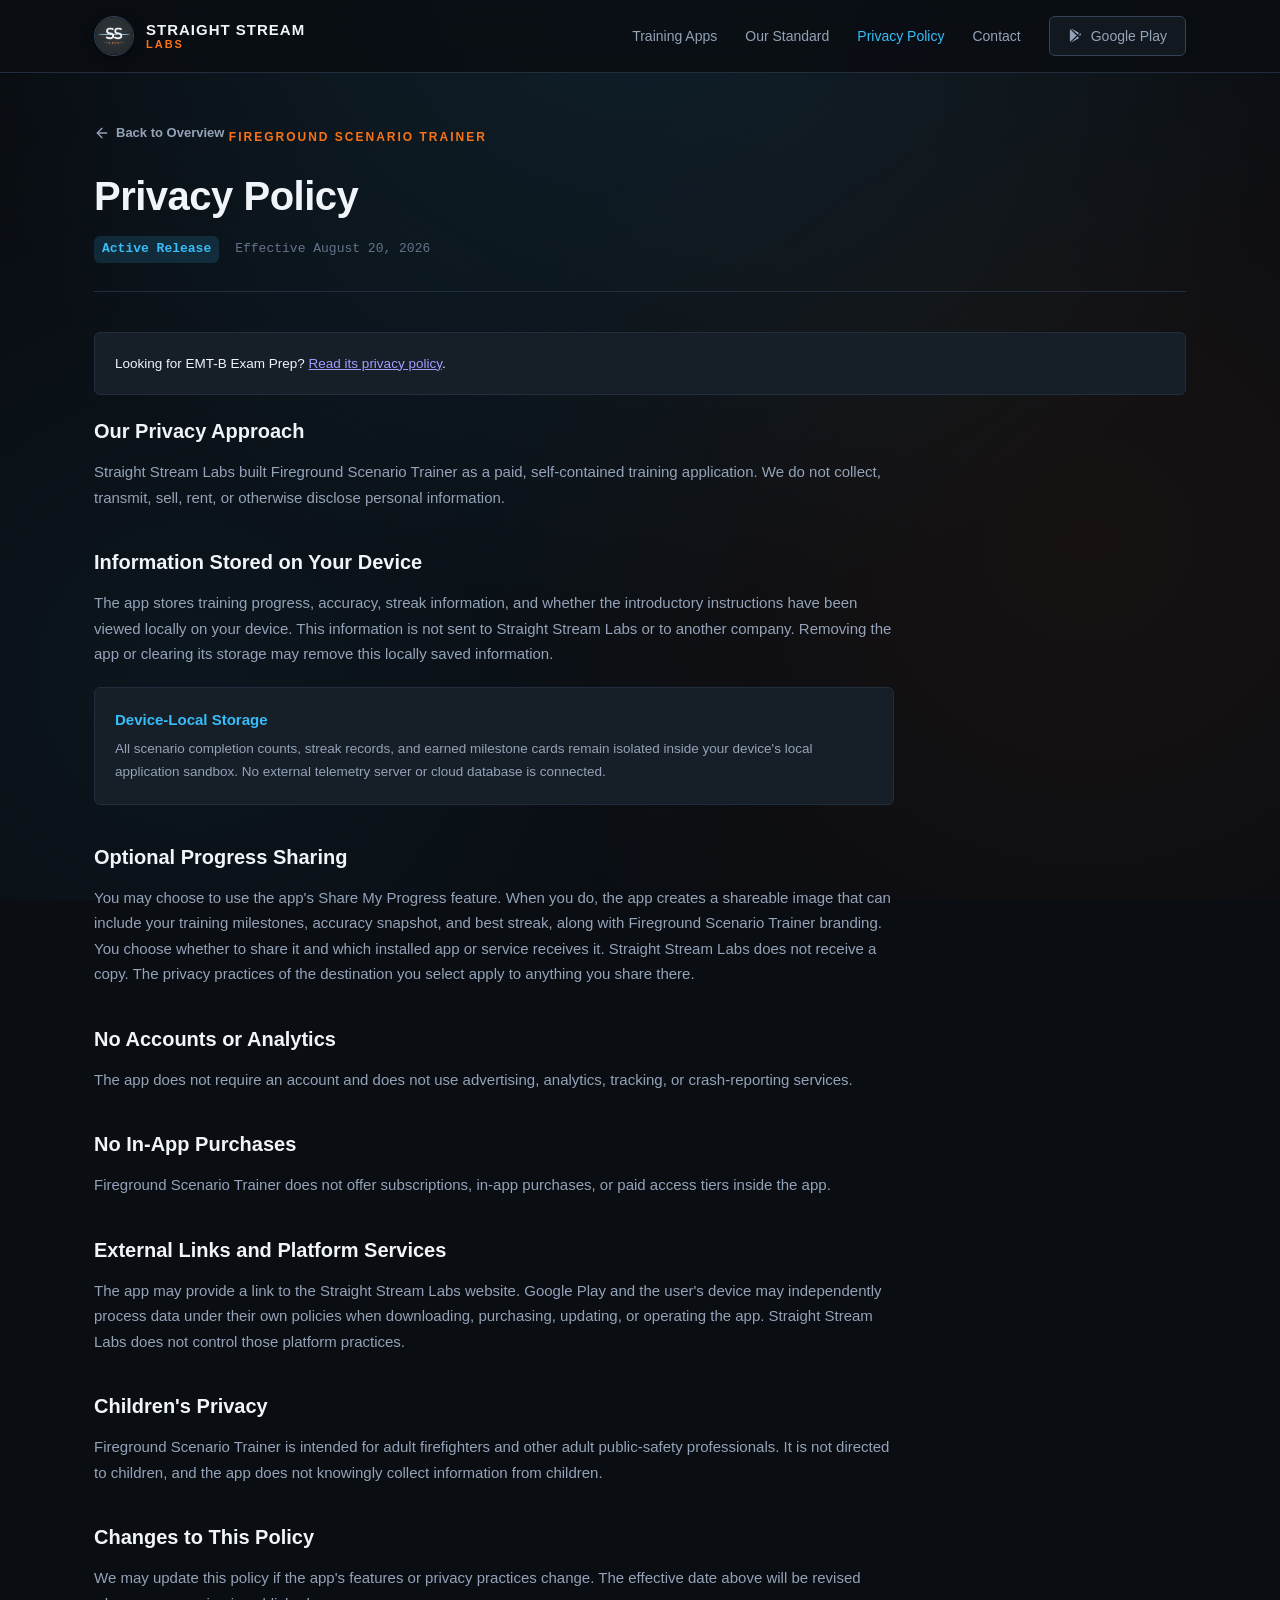
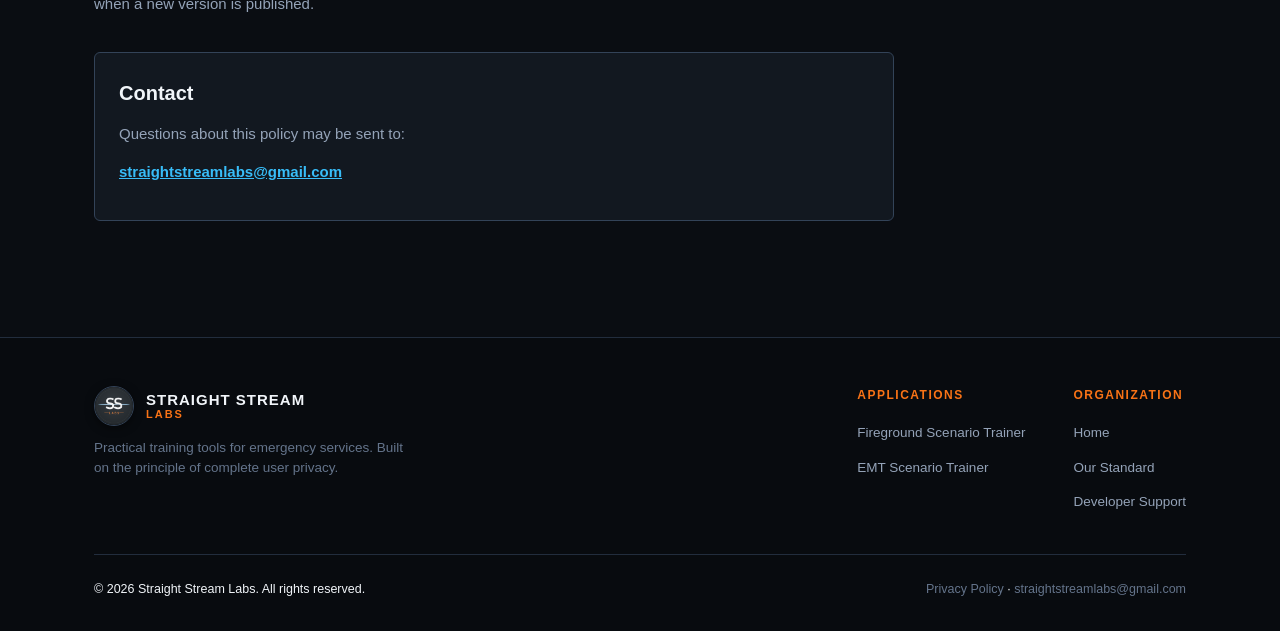
<file: privacy-policy.html>
<!DOCTYPE html>
<html lang="en">
<head>
  <meta charset="UTF-8">
  <meta http-equiv="refresh" content="0; url=privacy.html">
  <link rel="canonical" href="https://straightstreamlabs.com/privacy.html">
  <title>Redirecting to Privacy Policy...</title>
  <script>window.location.replace("privacy.html");</script>
  <style>
    body { background: #0a0d12; color: #94a3b8; font-family: sans-serif; display: flex; align-items: center; justify-content: center; height: 100vh; margin: 0; text-align: center; }
    a { color: #38bdf8; text-decoration: underline; }
  </style>
</head>
<body>
  <p>Redirecting to the <a href="privacy.html">Privacy Policy</a>...</p>
</body>
</html>
</file>
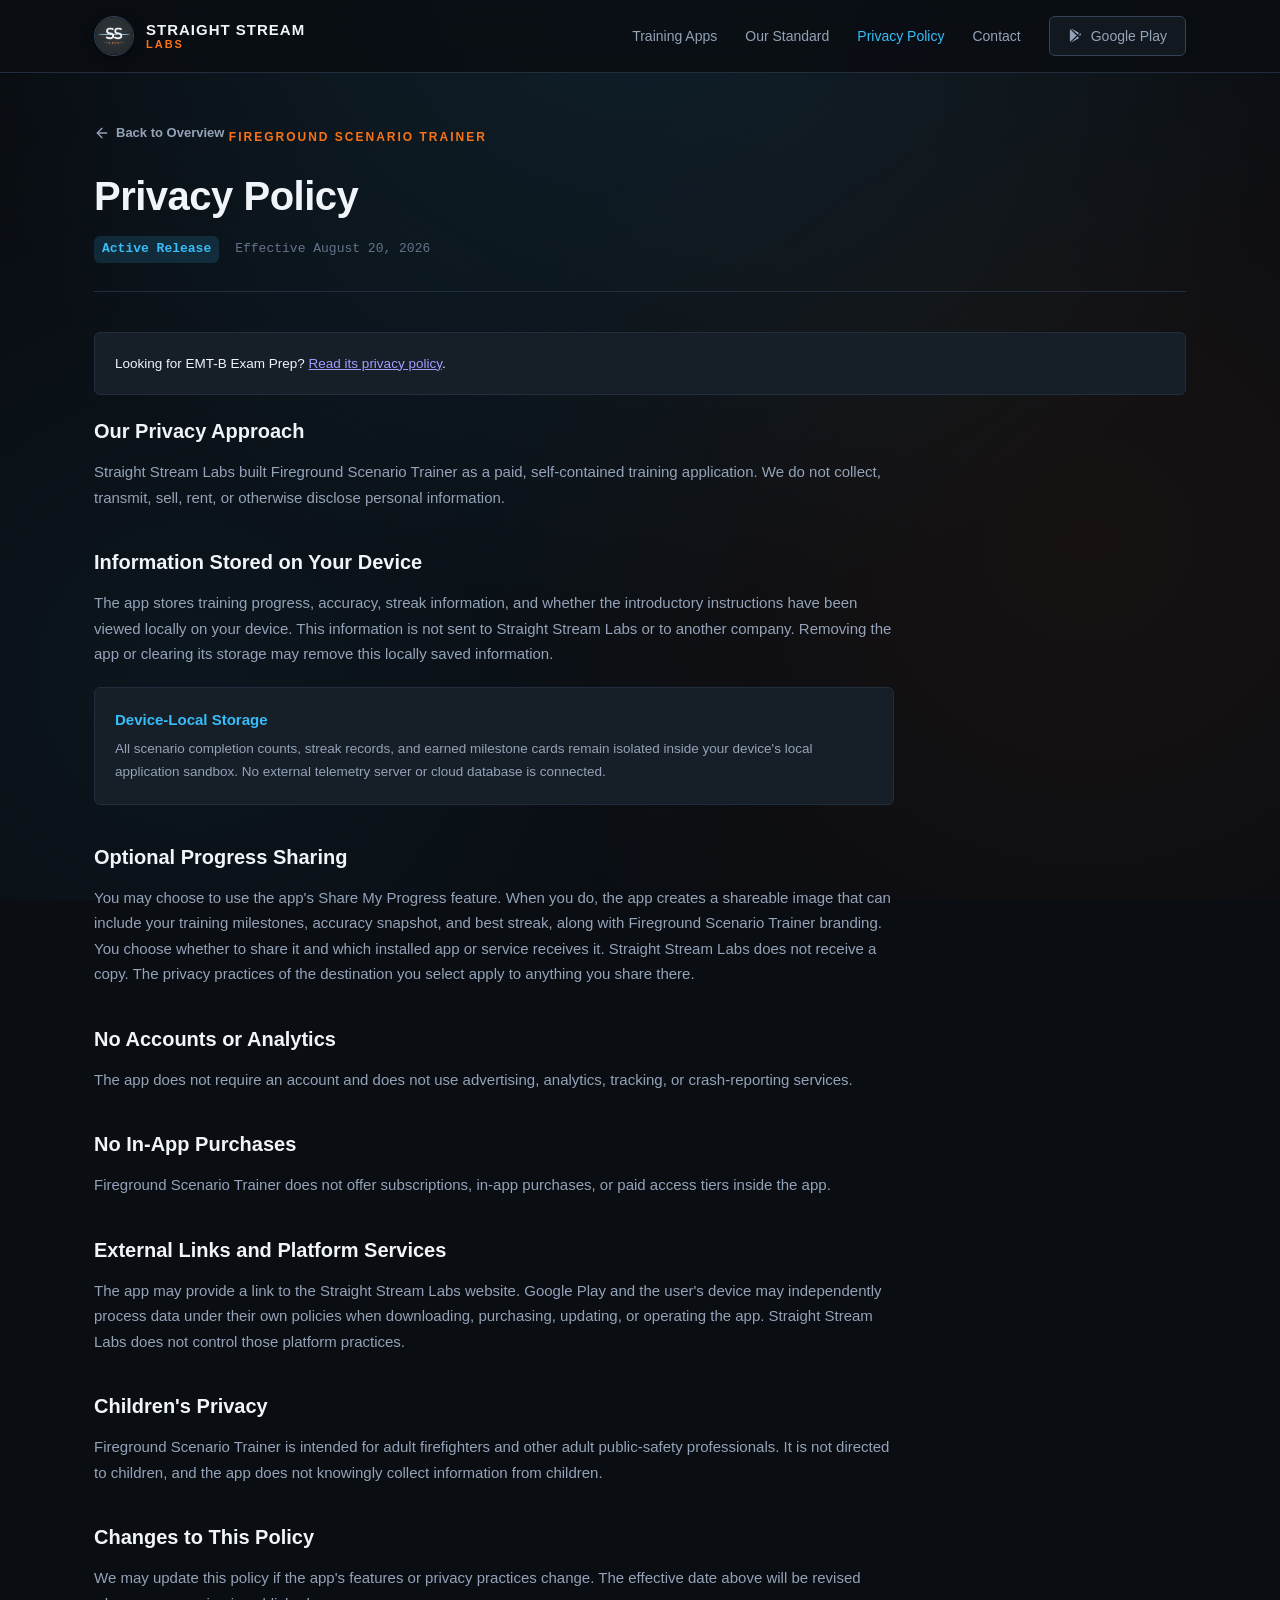
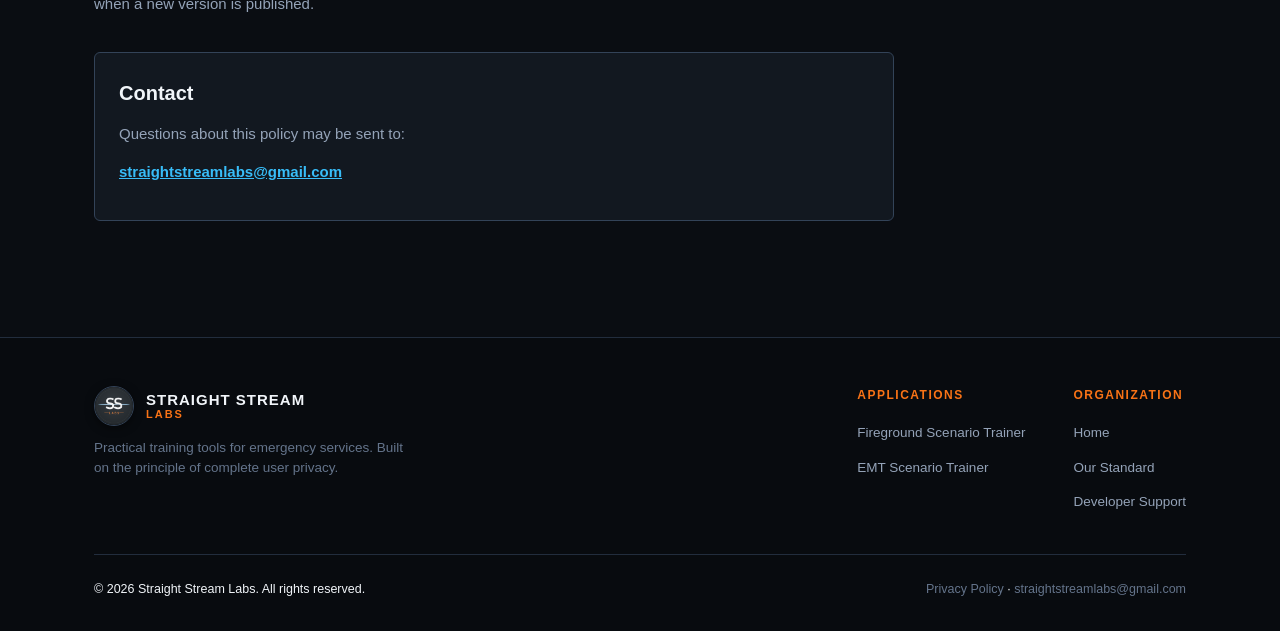
<file: privacy.html>
<!DOCTYPE html>
<html lang="en">
<head>
  <meta charset="UTF-8">
  <meta name="viewport" content="width=device-width, initial-scale=1.0">
  <title>Privacy Policy | Straight Stream Labs</title>
  <meta name="description" content="Privacy policy for Fireground Scenario Trainer and Straight Stream Labs applications. We do not collect, transmit, or monetize your personal data.">
  
  <meta property="og:type" content="article">
  <meta property="og:url" content="https://straightstreamlabs.com/privacy.html">
  <meta property="og:title" content="Privacy Policy | Straight Stream Labs">
  <meta property="og:description" content="Privacy policy for Fireground Scenario Trainer by Straight Stream Labs.">
  <meta property="og:image" content="assets/images/logo-icon.png">

  <!-- Favicon -->
  <link rel="icon" type="image/png" href="assets/images/logo-icon.png">
  <link rel="apple-touch-icon" href="assets/images/logo-icon.png">

  <!-- Stylesheet -->
  <link rel="stylesheet" href="assets/css/style.css">
</head>
<body>
  <div class="bg-ambient"></div>

  <div class="content-wrapper">
    <!-- Top Navigation -->
    <header class="site-nav">
      <div class="container nav-container">
        <a href="index.html" class="brand-link" aria-label="Straight Stream Labs Home">
          <img src="assets/images/logo-icon.png" alt="Straight Stream Labs Icon" class="brand-icon" width="40" height="40">
          <div class="brand-text">
            <span class="brand-name">Straight Stream</span>
            <span class="brand-sub">Labs</span>
          </div>
        </a>

        <nav>
          <ul class="nav-menu">
            <li><a href="index.html#apps">Training Apps</a></li>
            <li><a href="index.html#philosophy">Our Standard</a></li>
            <li><a href="privacy.html" class="active">Privacy Policy</a></li>
            <li><a href="index.html#contact">Contact</a></li>
            <li>
              <a href="https://play.google.com/store/apps/details?id=com.straightstreamlabs.firegroundtrainer" target="_blank" rel="noopener noreferrer" class="nav-btn">
                <svg width="15" height="15" viewBox="0 0 24 24" fill="currentColor">
                  <path d="M3.609 1.814L13.792 12 3.61 22.186a2.44 2.44 0 0 1-.61-1.686V3.5a2.44 2.44 0 0 1 .61-1.686zM15.207 13.414l2.707 2.707-11.83 6.83a2.38 2.38 0 0 1-1.077.293l10.2-9.83zm0-2.828L5.007.756A2.38 2.38 0 0 1 6.084 1.05l11.83 6.83-2.707 2.707zM16.621 12l3.414-3.414a2.43 2.43 0 0 1 0 3.414L16.621 12z"/>
                </svg>
                Google Play
              </a>
            </li>
          </ul>
        </nav>

        <button class="mobile-toggle" aria-label="Toggle navigation menu" aria-expanded="false">
          <svg width="24" height="24" viewBox="0 0 24 24" fill="none" stroke="currentColor" stroke-width="2" stroke-linecap="round" stroke-linejoin="round">
            <line x1="3" y1="12" x2="21" y2="12"></line>
            <line x1="3" y1="6" x2="21" y2="6"></line>
            <line x1="3" y1="18" x2="21" y2="18"></line>
          </svg>
        </button>
      </div>
    </header>

    <!-- Main Content -->
    <main class="policy-page">
      <div class="container">
        <header class="policy-header">
          <a href="index.html" class="back-link">
            <svg width="16" height="16" viewBox="0 0 24 24" fill="none" stroke="currentColor" stroke-width="2" stroke-linecap="round" stroke-linejoin="round">
              <line x1="19" y1="12" x2="5" y2="12"></line>
              <polyline points="12 19 5 12 12 5"></polyline>
            </svg>
            Back to Overview
          </a>
          <div class="section-eyebrow">Fireground Scenario Trainer</div>
          <h1>Privacy Policy</h1>
          <div class="policy-meta">
            <span class="tag">Active Release</span>
            <span>Effective August 20, 2026</span>
          </div>
        </header>

        <aside class="policy-highlight-box" aria-label="EMT-B Exam Prep privacy policy"><p>Looking for EMT-B Exam Prep? <a href="/emt-b-exam-prep/privacy/">Read its privacy policy</a>.</p></aside>

        <article class="policy-content">
          <!-- Our privacy approach -->
          <section>
            <h2>Our Privacy Approach</h2>
            <p>
              Straight Stream Labs built Fireground Scenario Trainer as a paid, self-contained training application. We do not collect, transmit, sell, rent, or otherwise disclose personal information.
            </p>
          </section>

          <!-- Information stored on device -->
          <section>
            <h2>Information Stored on Your Device</h2>
            <p>
              The app stores training progress, accuracy, streak information, and whether the introductory instructions have been viewed locally on your device. This information is not sent to Straight Stream Labs or to another company. Removing the app or clearing its storage may remove this locally saved information.
            </p>

            <div class="policy-highlight-box">
              <h3>Device-Local Storage</h3>
              <p>
                All scenario completion counts, streak records, and earned milestone cards remain isolated inside your device's local application sandbox. No external telemetry server or cloud database is connected.
              </p>
            </div>
          </section>

          <!-- Optional progress sharing -->
          <section>
            <h2>Optional Progress Sharing</h2>
            <p>
              You may choose to use the app&apos;s Share My Progress feature. When you do, the app creates a shareable image that can include your training milestones, accuracy snapshot, and best streak, along with Fireground Scenario Trainer branding. You choose whether to share it and which installed app or service receives it. Straight Stream Labs does not receive a copy. The privacy practices of the destination you select apply to anything you share there.
            </p>
          </section>

          <!-- No accounts or analytics -->
          <section>
            <h2>No Accounts or Analytics</h2>
            <p>
              The app does not require an account and does not use advertising, analytics, tracking, or crash-reporting services.
            </p>
          </section>

          <!-- No in-app purchases -->
          <section>
            <h2>No In-App Purchases</h2>
            <p>
              Fireground Scenario Trainer does not offer subscriptions, in-app purchases, or paid access tiers inside the app.
            </p>
          </section>

          <!-- External links and platform services -->
          <section>
            <h2>External Links and Platform Services</h2>
            <p>
              The app may provide a link to the Straight Stream Labs website. Google Play and the user&apos;s device may independently process data under their own policies when downloading, purchasing, updating, or operating the app. Straight Stream Labs does not control those platform practices.
            </p>
          </section>

          <!-- Children's privacy -->
          <section>
            <h2>Children&apos;s Privacy</h2>
            <p>
              Fireground Scenario Trainer is intended for adult firefighters and other adult public-safety professionals. It is not directed to children, and the app does not knowingly collect information from children.
            </p>
          </section>

          <!-- Changes to this policy -->
          <section>
            <h2>Changes to This Policy</h2>
            <p>
              We may update this policy if the app&apos;s features or privacy practices change. The effective date above will be revised when a new version is published.
            </p>
          </section>

          <!-- Contact -->
          <section class="policy-contact-box">
            <h2>Contact</h2>
            <p>Questions about this policy may be sent to:</p>
            <p>
              <a href="mailto:straightstreamlabs@gmail.com">straightstreamlabs@gmail.com</a>
            </p>
          </section>
        </article>
      </div>
    </main>

    <!-- Footer -->
    <footer class="site-footer">
      <div class="container">
        <div class="footer-top">
          <div class="footer-brand">
            <div class="brand-link">
              <img src="assets/images/logo-icon.png" alt="Straight Stream Labs" class="brand-icon" width="36" height="36">
              <div class="brand-text">
                <span class="brand-name">Straight Stream</span>
                <span class="brand-sub">Labs</span>
              </div>
            </div>
            <p>
              Practical training tools for emergency services. Built on the principle of complete user privacy.
            </p>
          </div>

          <div class="footer-links">
            <div class="footer-col">
              <h4>Applications</h4>
              <ul>
                <li><a href="https://play.google.com/store/apps/details?id=com.straightstreamlabs.firegroundtrainer" target="_blank" rel="noopener noreferrer">Fireground Scenario Trainer</a></li>
                <li><a href="index.html#apps">EMT Scenario Trainer</a></li>
              </ul>
            </div>

            <div class="footer-col">
              <h4>Organization</h4>
              <ul>
                <li><a href="index.html">Home</a></li>
                <li><a href="index.html#philosophy">Our Standard</a></li>
                <li><a href="mailto:straightstreamlabs@gmail.com">Developer Support</a></li>
              </ul>
            </div>
          </div>
        </div>

        <div class="footer-bottom">
          <div>
            © <span class="current-year">2026</span> Straight Stream Labs. All rights reserved.
          </div>
          <div>
            <a href="privacy.html">Privacy Policy</a> · <a href="mailto:straightstreamlabs@gmail.com">straightstreamlabs@gmail.com</a>
          </div>
        </div>
      </div>
    </footer>
  </div>

  <script src="assets/js/main.js"></script>
</body>
</html>
</file>
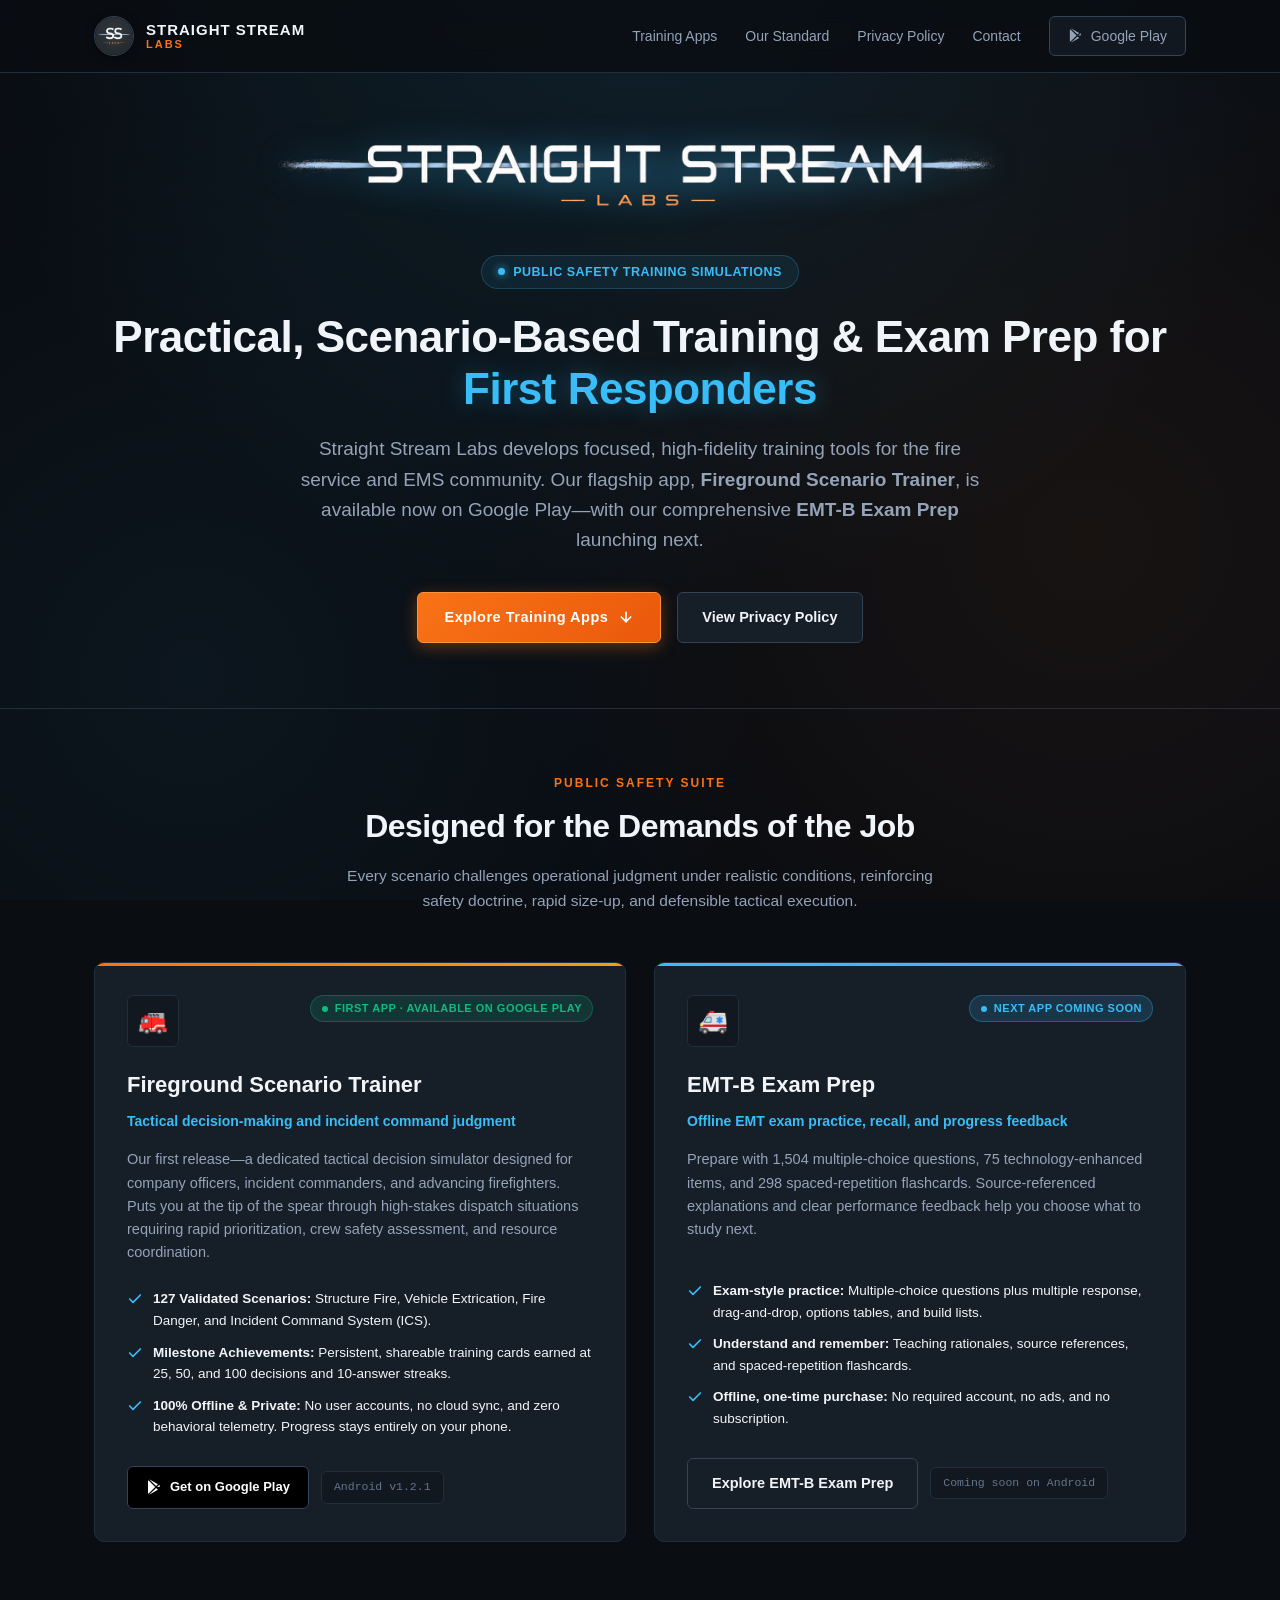
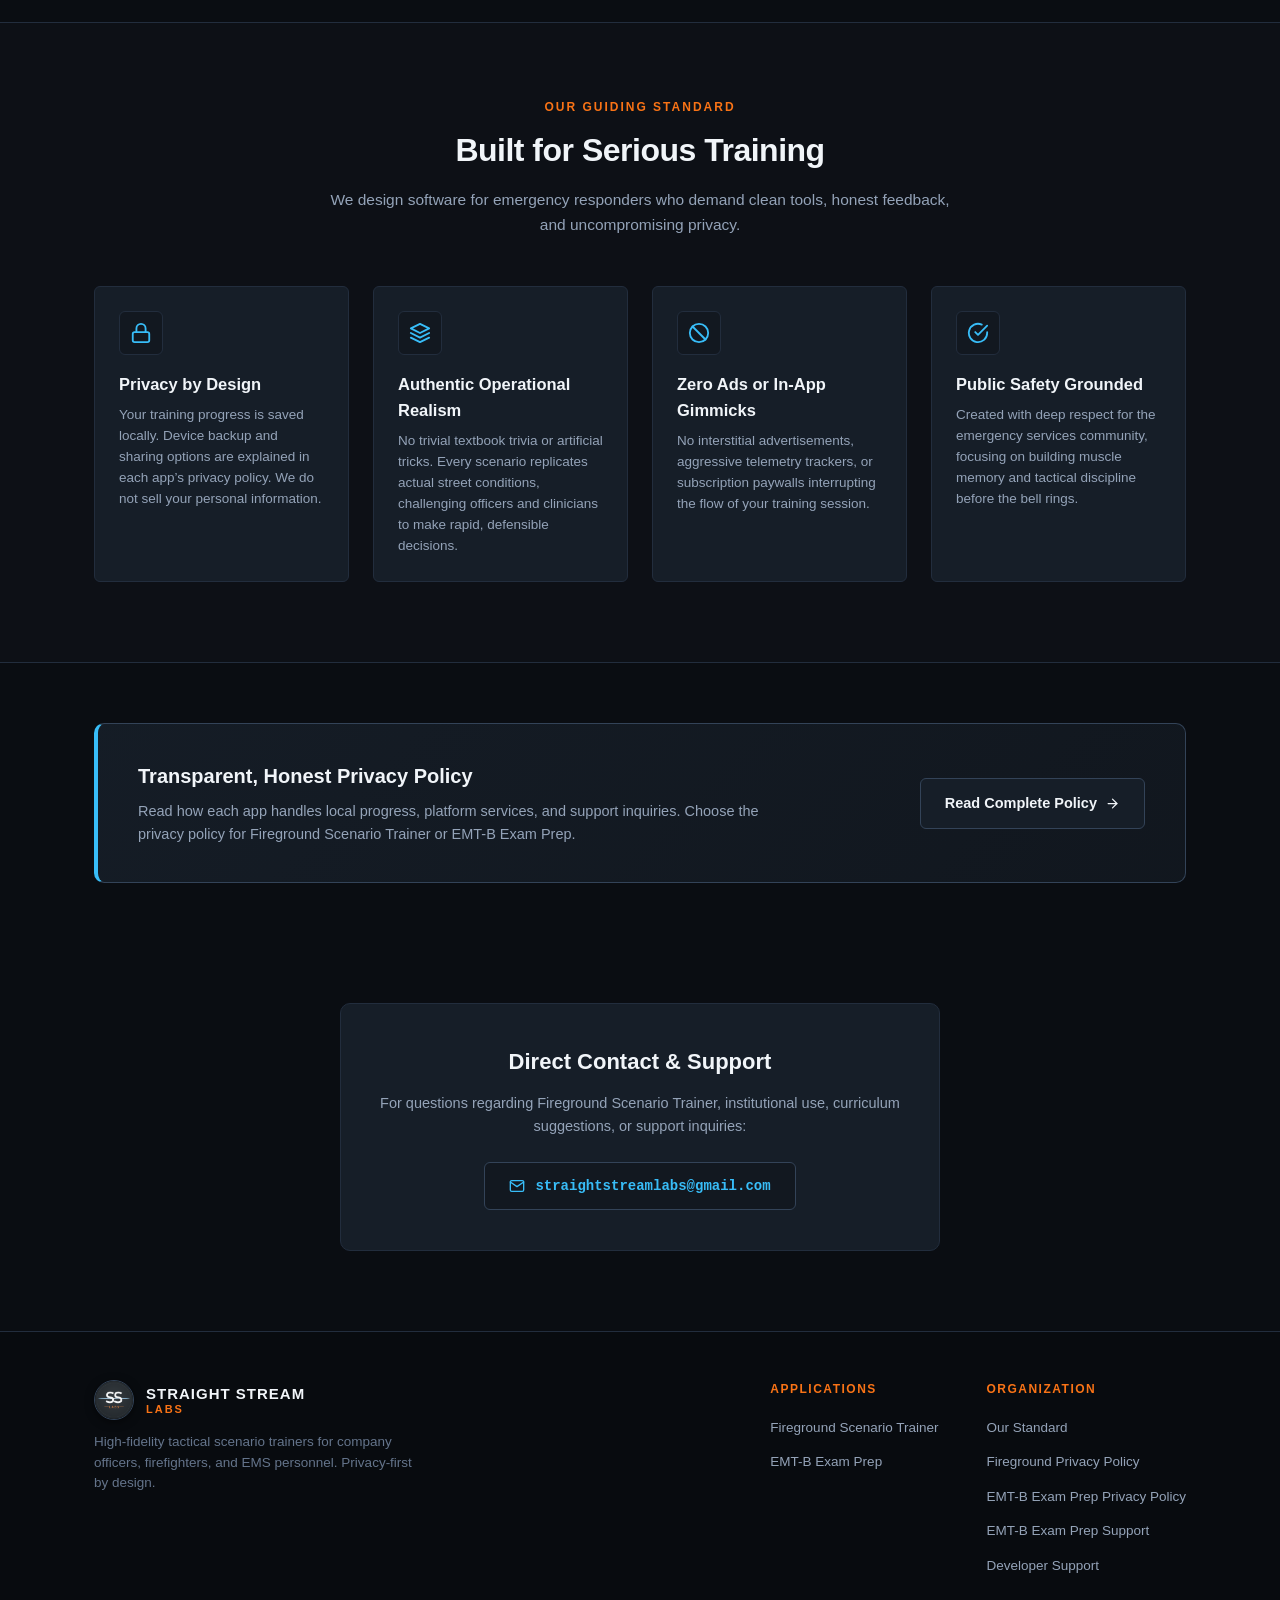
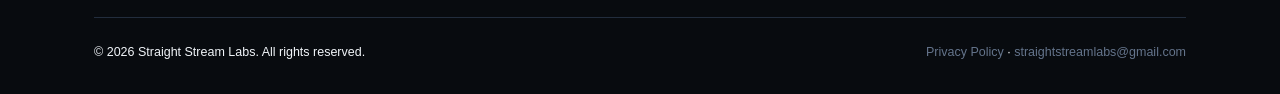
<file: SS_Covers_Main.html>
<!DOCTYPE html>
<html lang="en">
<head>
  <meta charset="UTF-8">
  <meta http-equiv="refresh" content="0; url=index.html">
  <link rel="canonical" href="https://straightstreamlabs.com/">
  <title>Straight Stream Labs</title>
  <script>window.location.replace("index.html");</script>
  <style>
    body { background: #0a0d12; color: #94a3b8; font-family: sans-serif; display: flex; align-items: center; justify-content: center; height: 100vh; margin: 0; text-align: center; }
    a { color: #38bdf8; text-decoration: underline; }
  </style>
</head>
<body>
  <p>Welcome to Straight Stream Labs. <a href="index.html">Click here to continue</a>.</p>
</body>
</html>
</file>
<file: assets/css/style.css>
/* ==========================================================================
   Straight Stream Labs - Modern Brand Stylesheet
   ========================================================================== */

:root {
  --bg-base: #0a0d12;
  --bg-surface: #121820;
  --bg-card: #161e28;
  --bg-card-hover: #1c2633;
  --border-subtle: #222d3d;
  --border-accent: #334358;
  
  --text-primary: #f1f5f9;
  --text-secondary: #94a3b8;
  --text-muted: #64748b;
  
  --stream-cyan: #38bdf8;
  --stream-cyan-soft: rgba(56, 189, 248, 0.15);
  --stream-cyan-glow: 0 0 25px rgba(56, 189, 248, 0.35);
  
  --labs-orange: #f97316;
  --labs-orange-soft: rgba(249, 115, 22, 0.12);
  --labs-orange-glow: 0 0 20px rgba(249, 115, 22, 0.3);
  
  --status-green: #10b981;
  --status-green-soft: rgba(16, 185, 129, 0.15);
  
  --font-sans: -apple-system, BlinkMacSystemFont, "Segoe UI", Roboto, "Helvetica Neue", Arial, sans-serif;
  --font-mono: ui-monospace, SFMono-Regular, Menlo, Monaco, Consolas, "Liberation Mono", monospace;
  
  --radius-sm: 6px;
  --radius-md: 10px;
  --radius-lg: 16px;
  --radius-full: 9999px;
  
  --transition: all 0.2s cubic-bezier(0.16, 1, 0.3, 1);
}

*, *::before, *::after {
  box-sizing: border-box;
  margin: 0;
  padding: 0;
}

html {
  scroll-behavior: smooth;
  color-scheme: dark;
}

body {
  font-family: var(--font-sans);
  background-color: var(--bg-base);
  color: var(--text-primary);
  line-height: 1.6;
  -webkit-font-smoothing: antialiased;
  -moz-osx-font-smoothing: grayscale;
  overflow-x: hidden;
}

/* Background Ambient Glow */
.bg-ambient {
  position: fixed;
  top: 0;
  left: 0;
  width: 100vw;
  height: 100vh;
  pointer-events: none;
  z-index: 0;
  background: 
    radial-gradient(circle at 50% -10%, rgba(56, 189, 248, 0.12) 0%, transparent 60%),
    radial-gradient(circle at 85% 60%, rgba(249, 115, 22, 0.06) 0%, transparent 50%),
    radial-gradient(circle at 15% 75%, rgba(56, 189, 248, 0.05) 0%, transparent 45%);
}

.content-wrapper {
  position: relative;
  z-index: 1;
  display: flex;
  flex-direction: column;
  min-height: 100vh;
}

.container {
  width: 100%;
  max-width: 1140px;
  margin: 0 auto;
  padding: 0 24px;
}

/* ==========================================================================
   Navigation Bar
   ========================================================================== */
.site-nav {
  position: sticky;
  top: 0;
  z-index: 100;
  background: rgba(10, 13, 18, 0.85);
  backdrop-filter: blur(12px);
  -webkit-backdrop-filter: blur(12px);
  border-bottom: 1px solid var(--border-subtle);
  transition: var(--transition);
}

.nav-container {
  display: flex;
  align-items: center;
  justify-content: space-between;
  height: 72px;
}

.brand-link {
  display: flex;
  align-items: center;
  gap: 12px;
  text-decoration: none;
  color: var(--text-primary);
  font-weight: 700;
  letter-spacing: 0.5px;
}

.brand-icon {
  width: 40px;
  height: 40px;
  border-radius: 50%;
  border: 1px solid var(--border-accent);
  box-shadow: 0 2px 8px rgba(0,0,0,0.5);
  display: block;
}

.brand-text {
  display: flex;
  flex-direction: column;
  line-height: 1.15;
}

.brand-name {
  font-size: 15px;
  font-weight: 800;
  letter-spacing: 1px;
  text-transform: uppercase;
}

.brand-sub {
  font-size: 11px;
  font-weight: 700;
  letter-spacing: 2px;
  color: var(--labs-orange);
  text-transform: uppercase;
}

.nav-menu {
  display: flex;
  align-items: center;
  gap: 28px;
  list-style: none;
}

.nav-menu a {
  text-decoration: none;
  color: var(--text-secondary);
  font-size: 14px;
  font-weight: 500;
  transition: var(--transition);
}

.nav-menu a:hover,
.nav-menu a.active {
  color: var(--stream-cyan);
}

.nav-btn {
  display: inline-flex;
  align-items: center;
  gap: 8px;
  padding: 8px 18px;
  background: var(--bg-surface);
  color: var(--text-primary);
  border: 1px solid var(--border-accent);
  border-radius: var(--radius-sm);
  font-size: 13.5px;
  font-weight: 600;
  text-decoration: none;
  transition: var(--transition);
}

.nav-btn:hover {
  background: var(--bg-card);
  border-color: var(--stream-cyan);
  color: var(--stream-cyan);
  transform: translateY(-1px);
}

.mobile-toggle {
  display: none;
  background: none;
  border: none;
  color: var(--text-primary);
  cursor: pointer;
  padding: 8px;
}

/* ==========================================================================
   Hero Section
   ========================================================================== */
.hero {
  padding: 50px 0 65px;
  text-align: center;
  position: relative;
}

.hero-banner-wrap {
  position: relative;
  display: flex;
  align-items: center;
  justify-content: center;
  max-width: 800px;
  width: 100%;
  margin: 0 auto 28px;
  padding: 10px 16px;
}

.hero-banner-wrap::before {
  content: "";
  position: absolute;
  top: 50%;
  left: 50%;
  transform: translate(-50%, -50%);
  width: 85%;
  height: 90px;
  background: radial-gradient(ellipse 65% 55% at 50% 50%, rgba(56, 189, 248, 0.2) 0%, rgba(56, 189, 248, 0.05) 55%, transparent 80%);
  pointer-events: none;
  filter: blur(14px);
  z-index: 0;
}

.hero-logo-img {
  width: 100%;
  max-width: 740px;
  height: auto;
  display: block;
  position: relative;
  z-index: 1;
  filter: drop-shadow(0 0 16px rgba(56, 189, 248, 0.25));
  margin: 0 auto;
}

.hero-badge {
  display: inline-flex;
  align-items: center;
  gap: 8px;
  padding: 6px 16px;
  background: rgba(56, 189, 248, 0.08);
  border: 1px solid rgba(56, 189, 248, 0.22);
  border-radius: var(--radius-full);
  color: var(--stream-cyan);
  font-size: 12.5px;
  font-weight: 600;
  letter-spacing: 0.5px;
  text-transform: uppercase;
  margin-bottom: 22px;
}

.hero-badge .pulse {
  width: 7px;
  height: 7px;
  border-radius: 50%;
  background-color: var(--stream-cyan);
  box-shadow: 0 0 8px var(--stream-cyan);
}

.hero-title {
  font-size: clamp(28px, 4.5vw, 44px);
  font-weight: 800;
  letter-spacing: -0.5px;
  line-height: 1.2;
  margin-bottom: 18px;
  color: var(--text-primary);
}

.hero-title span.highlight {
  color: var(--stream-cyan);
  text-shadow: var(--stream-cyan-glow);
}

.hero-lead {
  font-size: clamp(16px, 2.2vw, 19px);
  color: var(--text-secondary);
  max-width: 680px;
  margin: 0 auto 36px;
  line-height: 1.6;
}

.hero-actions {
  display: flex;
  align-items: center;
  justify-content: center;
  flex-wrap: wrap;
  gap: 16px;
}

.btn-primary {
  display: inline-flex;
  align-items: center;
  gap: 10px;
  padding: 13px 26px;
  background: linear-gradient(135deg, #f97316 0%, #ea580c 100%);
  color: #ffffff;
  border: 1px solid #fb923c;
  border-radius: var(--radius-sm);
  font-size: 14.5px;
  font-weight: 700;
  letter-spacing: 0.5px;
  text-decoration: none;
  box-shadow: 0 4px 16px rgba(249, 115, 22, 0.35);
  transition: var(--transition);
}

.btn-primary:hover {
  transform: translateY(-2px);
  box-shadow: 0 6px 22px rgba(249, 115, 22, 0.5);
  background: linear-gradient(135deg, #fb923c 0%, #ea580c 100%);
}

.btn-secondary {
  display: inline-flex;
  align-items: center;
  gap: 8px;
  padding: 13px 24px;
  background: var(--bg-card);
  color: var(--text-primary);
  border: 1px solid var(--border-accent);
  border-radius: var(--radius-sm);
  font-size: 14.5px;
  font-weight: 600;
  text-decoration: none;
  transition: var(--transition);
}

.btn-secondary:hover {
  background: var(--bg-card-hover);
  border-color: var(--stream-cyan);
  color: var(--stream-cyan);
  transform: translateY(-2px);
}

/* ==========================================================================
   Section Headers
   ========================================================================== */
.section-header {
  text-align: center;
  margin-bottom: 48px;
}

.section-eyebrow {
  display: inline-block;
  font-size: 12px;
  font-weight: 700;
  letter-spacing: 2px;
  text-transform: uppercase;
  color: var(--labs-orange);
  margin-bottom: 8px;
}

.section-title {
  font-size: clamp(24px, 3.5vw, 32px);
  font-weight: 800;
  letter-spacing: -0.5px;
  color: var(--text-primary);
  margin-bottom: 12px;
}

.section-desc {
  font-size: 15.5px;
  color: var(--text-secondary);
  max-width: 620px;
  margin: 0 auto;
}

/* ==========================================================================
   Apps Showcase
   ========================================================================== */
.apps-section {
  padding: 60px 0 80px;
  border-top: 1px solid var(--border-subtle);
}

.apps-grid {
  display: grid;
  grid-template-columns: repeat(auto-fit, minmax(340px, 1fr));
  gap: 28px;
}

.app-card {
  background: var(--bg-card);
  border: 1px solid var(--border-subtle);
  border-radius: var(--radius-md);
  padding: 32px;
  display: flex;
  flex-direction: column;
  transition: var(--transition);
  position: relative;
  overflow: hidden;
}

.app-card::before {
  content: "";
  position: absolute;
  top: 0;
  left: 0;
  right: 0;
  height: 3px;
  background: transparent;
  transition: var(--transition);
}

.app-card.featured::before {
  background: linear-gradient(90deg, var(--labs-orange), #f59e0b);
}

.app-card.upcoming::before {
  background: linear-gradient(90deg, var(--stream-cyan), #60a5fa);
}

.app-card:hover {
  transform: translateY(-4px);
  border-color: var(--border-accent);
  box-shadow: 0 16px 36px rgba(0, 0, 0, 0.4);
}

.app-card-header {
  display: flex;
  align-items: flex-start;
  justify-content: space-between;
  gap: 16px;
  margin-bottom: 20px;
}

.app-badge-status {
  display: inline-flex;
  align-items: center;
  gap: 6px;
  font-size: 11px;
  font-weight: 700;
  letter-spacing: 0.5px;
  text-transform: uppercase;
  padding: 4px 10px;
  border-radius: var(--radius-full);
}

.app-badge-status.active {
  background: var(--status-green-soft);
  color: var(--status-green);
  border: 1px solid rgba(16, 185, 129, 0.3);
}

.app-badge-status.dev {
  background: var(--stream-cyan-soft);
  color: var(--stream-cyan);
  border: 1px solid rgba(56, 189, 248, 0.3);
}

.app-icon-wrap {
  width: 52px;
  height: 52px;
  border-radius: var(--radius-sm);
  display: flex;
  align-items: center;
  justify-content: center;
  background: var(--bg-surface);
  border: 1px solid var(--border-subtle);
  font-size: 24px;
}

.app-card-title {
  font-size: 22px;
  font-weight: 800;
  color: var(--text-primary);
  margin-bottom: 8px;
}

.app-card-tagline {
  font-size: 14px;
  color: var(--stream-cyan);
  font-weight: 600;
  margin-bottom: 16px;
}

.app-card-body {
  font-size: 14.5px;
  color: var(--text-secondary);
  line-height: 1.6;
  margin-bottom: 24px;
  flex-grow: 1;
}

.app-feature-list {
  list-style: none;
  margin-bottom: 28px;
  display: flex;
  flex-direction: column;
  gap: 10px;
}

.app-feature-list li {
  display: flex;
  align-items: flex-start;
  gap: 10px;
  font-size: 13.5px;
  color: var(--text-primary);
}

.app-feature-list svg {
  flex-shrink: 0;
  margin-top: 3px;
  color: var(--stream-cyan);
}

.app-card-actions {
  margin-top: auto;
  display: flex;
  align-items: center;
  gap: 12px;
  flex-wrap: wrap;
}

.play-store-btn {
  display: inline-flex;
  align-items: center;
  gap: 8px;
  padding: 10px 18px;
  background: #000000;
  color: #ffffff;
  border: 1px solid var(--border-accent);
  border-radius: var(--radius-sm);
  font-size: 13px;
  font-weight: 600;
  text-decoration: none;
  transition: var(--transition);
}

.play-store-btn:hover {
  border-color: var(--stream-cyan);
  background: #111827;
  transform: translateY(-1px);
}

.app-spec-badge {
  font-family: var(--font-mono);
  font-size: 11.5px;
  color: var(--text-muted);
  background: var(--bg-surface);
  padding: 6px 12px;
  border-radius: var(--radius-sm);
  border: 1px solid var(--border-subtle);
}

/* ==========================================================================
   Why Straight Stream Labs (Philosophy)
   ========================================================================== */
.philosophy-section {
  padding: 70px 0 80px;
  background: rgba(18, 24, 32, 0.4);
  border-top: 1px solid var(--border-subtle);
  border-bottom: 1px solid var(--border-subtle);
}

.philosophy-grid {
  display: grid;
  grid-template-columns: repeat(auto-fit, minmax(250px, 1fr));
  gap: 24px;
}

.philosophy-card {
  background: var(--bg-card);
  border: 1px solid var(--border-subtle);
  border-radius: var(--radius-sm);
  padding: 24px;
  transition: var(--transition);
}

.philosophy-card:hover {
  border-color: var(--border-accent);
  background: var(--bg-card-hover);
}

.philosophy-icon {
  width: 44px;
  height: 44px;
  border-radius: var(--radius-sm);
  background: var(--bg-surface);
  border: 1px solid var(--border-subtle);
  display: flex;
  align-items: center;
  justify-content: center;
  color: var(--stream-cyan);
  margin-bottom: 16px;
}

.philosophy-title {
  font-size: 16.5px;
  font-weight: 700;
  color: var(--text-primary);
  margin-bottom: 8px;
}

.philosophy-desc {
  font-size: 13.5px;
  color: var(--text-secondary);
  line-height: 1.55;
}

/* ==========================================================================
   Privacy Commitment Banner
   ========================================================================== */
.privacy-banner-section {
  padding: 60px 0;
}

.privacy-callout {
  background: linear-gradient(135deg, rgba(22, 30, 40, 0.95) 0%, rgba(18, 24, 32, 0.95) 100%);
  border: 1px solid var(--border-accent);
  border-left: 4px solid var(--stream-cyan);
  border-radius: var(--radius-md);
  padding: 36px 40px;
  display: flex;
  align-items: center;
  justify-content: space-between;
  gap: 32px;
  flex-wrap: wrap;
}

.privacy-callout-text h3 {
  font-size: 20px;
  font-weight: 800;
  color: var(--text-primary);
  margin-bottom: 8px;
}

.privacy-callout-text p {
  font-size: 14.5px;
  color: var(--text-secondary);
  max-width: 640px;
}

/* ==========================================================================
   Contact / Support Section
   ========================================================================== */
.contact-section {
  padding: 60px 0 80px;
  text-align: center;
}

.contact-card {
  max-width: 600px;
  margin: 0 auto;
  background: var(--bg-card);
  border: 1px solid var(--border-subtle);
  border-radius: var(--radius-md);
  padding: 40px 32px;
}

.contact-card h3 {
  font-size: 22px;
  font-weight: 800;
  color: var(--text-primary);
  margin-bottom: 12px;
}

.contact-card p {
  font-size: 14.5px;
  color: var(--text-secondary);
  margin-bottom: 24px;
}

.contact-email-btn {
  display: inline-flex;
  align-items: center;
  gap: 10px;
  padding: 12px 24px;
  background: var(--bg-surface);
  color: var(--stream-cyan);
  border: 1px solid var(--border-accent);
  border-radius: var(--radius-sm);
  font-family: var(--font-mono);
  font-size: 14px;
  font-weight: 600;
  text-decoration: none;
  transition: var(--transition);
}

.contact-email-btn:hover {
  background: var(--bg-surface-elevated);
  border-color: var(--stream-cyan);
  box-shadow: 0 0 16px rgba(56, 189, 248, 0.25);
  transform: translateY(-1px);
}

/* ==========================================================================
   Footer
   ========================================================================== */
.site-footer {
  margin-top: auto;
  border-top: 1px solid var(--border-subtle);
  background: #080b0f;
  padding: 48px 0 32px;
}

.footer-top {
  display: flex;
  justify-content: space-between;
  align-items: flex-start;
  flex-wrap: wrap;
  gap: 32px;
  margin-bottom: 40px;
}

.footer-brand {
  max-width: 320px;
}

.footer-brand p {
  font-size: 13.5px;
  color: var(--text-muted);
  margin-top: 12px;
  line-height: 1.5;
}

.footer-links {
  display: flex;
  gap: 48px;
  flex-wrap: wrap;
}

.footer-col h4 {
  font-size: 12px;
  font-weight: 700;
  letter-spacing: 1.5px;
  text-transform: uppercase;
  color: var(--labs-orange);
  margin-bottom: 14px;
}

.footer-col ul {
  list-style: none;
  display: flex;
  flex-direction: column;
  gap: 9px;
}

.footer-col a {
  text-decoration: none;
  color: var(--text-secondary);
  font-size: 13.5px;
  transition: var(--transition);
}

.footer-col a:hover {
  color: var(--stream-cyan);
}

.footer-bottom {
  border-top: 1px solid var(--border-subtle);
  padding-top: 24px;
  display: flex;
  justify-content: space-between;
  align-items: center;
  flex-wrap: wrap;
  gap: 16px;
  font-size: 12.5px;
  color: var(--text-dim);
}

.footer-bottom a {
  color: var(--text-muted);
  text-decoration: none;
}

.footer-bottom a:hover {
  color: var(--text-primary);
}

/* ==========================================================================
   Privacy Policy Page Specifics
   ========================================================================== */
.policy-page {
  padding: 50px 0 80px;
}

.policy-header {
  margin-bottom: 40px;
  padding-bottom: 28px;
  border-bottom: 1px solid var(--border-subtle);
}

.policy-header .back-link {
  display: inline-flex;
  align-items: center;
  gap: 6px;
  font-size: 13px;
  color: var(--text-secondary);
  text-decoration: none;
  margin-bottom: 20px;
  font-weight: 600;
  transition: var(--transition);
}

.policy-header .back-link:hover {
  color: var(--stream-cyan);
}

.policy-header h1 {
  font-size: clamp(28px, 4vw, 40px);
  font-weight: 800;
  letter-spacing: -0.5px;
  color: var(--text-primary);
  margin-bottom: 8px;
}

.policy-meta {
  display: flex;
  align-items: center;
  gap: 16px;
  font-size: 13px;
  color: var(--text-muted);
  font-family: var(--font-mono);
}

.policy-meta .tag {
  background: var(--stream-cyan-soft);
  color: var(--stream-cyan);
  padding: 3px 8px;
  border-radius: var(--radius-sm);
  font-weight: 600;
}

.policy-content {
  max-width: 800px;
}

.policy-content section {
  margin-bottom: 36px;
}

.policy-content h2 {
  font-size: 20px;
  font-weight: 700;
  color: var(--text-primary);
  margin-bottom: 12px;
  display: flex;
  align-items: center;
  gap: 8px;
}

.policy-content p {
  font-size: 15px;
  color: var(--text-secondary);
  line-height: 1.7;
  margin-bottom: 12px;
}

.policy-highlight-box {
  background: var(--bg-card);
  border: 1px solid var(--border-subtle);
  border-radius: var(--radius-sm);
  padding: 20px;
  margin: 20px 0;
}

.policy-highlight-box h3 {
  font-size: 15px;
  font-weight: 700;
  color: var(--stream-cyan);
  margin-bottom: 6px;
}

.policy-highlight-box p {
  font-size: 13.5px;
  margin-bottom: 0;
}

.policy-contact-box {
  background: var(--bg-surface);
  border: 1px solid var(--border-accent);
  border-radius: var(--radius-sm);
  padding: 24px;
  margin-top: 32px;
}

.policy-contact-box a {
  color: var(--stream-cyan);
  font-weight: 600;
  text-decoration: underline;
}

/* ==========================================================================
   Responsive Breakpoints
   ========================================================================== */
@media (max-width: 860px) {
  .nav-menu {
    display: none;
  }
  
  .mobile-toggle {
    display: block;
  }
  
  .mobile-nav-open .nav-menu {
    display: flex;
    flex-direction: column;
    position: absolute;
    top: 72px;
    left: 0;
    width: 100%;
    background: #0d1117;
    border-bottom: 1px solid var(--border-subtle);
    padding: 24px;
    gap: 18px;
    box-shadow: 0 12px 28px rgba(0,0,0,0.7);
  }
  
  .hero-actions {
    flex-direction: column;
    width: 100%;
  }
  
  .btn-primary, .btn-secondary {
    width: 100%;
    justify-content: center;
  }
  
  .privacy-callout {
    flex-direction: column;
    align-items: flex-start;
  }
}
</file>
<file: assets/css/emt.css>
.emt-main { padding: 56px 0 64px; } .emt-intro { max-width: 840px; padding: 16px 0 38px; } .emt-intro .section-eyebrow { display: block; margin-bottom: 14px; } .emt-intro h1 { font-size: clamp(34px, 6vw, 62px); line-height: 1.1; letter-spacing: -1.5px; margin-bottom: 20px; } .emt-lead { font-size: clamp(20px, 3vw, 27px); line-height: 1.45; color: var(--text-primary); margin-bottom: 18px; } .emt-summary { max-width: 750px; } .emt-main p { margin-bottom: 16px; } .emt-summary, .emt-card p, .emt-support p, .emt-ownership p { color: var(--text-secondary); } .emt-status { display: inline-block; color: var(--stream-cyan); border: 1px solid var(--border-accent); padding: 5px 12px; border-radius: var(--radius-full); margin-top: 12px; font-size: 14px; } .emt-actions { display: flex; gap: 12px; flex-wrap: wrap; margin-top: 12px; } .emt-stats { display: grid; grid-template-columns: repeat(3, minmax(0, 1fr)); gap: 1px; border: 1px solid var(--border-accent); border-radius: 12px; overflow: hidden; background: var(--border-accent); } .emt-stats div { display: flex; flex-direction: column-reverse; background: var(--bg-surface); padding: 25px; } .emt-stats dd { font-size: 40px; line-height: 1.2; font-weight: 800; color: var(--stream-cyan); } .emt-stats dt { color: var(--text-secondary); font-size: 14px; margin-top: 8px; } .emt-section { margin-top: 44px; } .emt-section h2, .emt-ownership h2 { font-size: clamp(24px, 3vw, 32px); margin-bottom: 20px; line-height: 1.3; } .emt-grid { display: grid; grid-template-columns: repeat(2, minmax(0, 1fr)); gap: 18px; } .emt-card { background: var(--bg-card); padding: 26px; border: 1px solid var(--border-subtle); border-radius: 12px; } .emt-card h2, .emt-card h3 { margin-bottom: 12px; } .emt-card p:last-child { margin-bottom: 0; } .emt-ownership { margin-top: 40px; border-left: 3px solid var(--labs-orange); padding: 24px 28px; background: var(--bg-surface); } .emt-small, .emt-disclaimer { font-size: 14px; } .emt-disclaimer { color: var(--text-secondary); border-top: 1px solid var(--border-subtle); padding-top: 24px; margin-top: 36px; max-width: 850px; } .emt-support { max-width: 850px; } .emt-email { display: inline-block; font-size: clamp(16px, 3vw, 22px); font-weight: 700; margin-top: 8px; } .emt-main a:not(.btn-primary):not(.btn-secondary), .emt-footer a { color: var(--stream-cyan); overflow-wrap: anywhere; text-underline-offset: 3px; } .emt-report-list { padding-left: 22px; color: var(--text-secondary); } .emt-report-list li { margin: 10px 0; } .emt-footer { color: var(--text-secondary); font-size: 14px; } .emt-footer nav { display: flex; flex-wrap: wrap; gap: 12px 24px; margin: 18px 0; } a:focus-visible, button:focus-visible { outline: 2px solid var(--stream-cyan); outline-offset: 4px; } @media(max-width: 600px) { .emt-main { padding-top: 26px; } .emt-grid { grid-template-columns: 1fr; } .emt-stats { grid-template-columns: 1fr; } .emt-stats div { padding: 18px 24px; } .emt-stats dd { font-size: 32px; } .emt-card { padding: 22px; } .emt-ownership { padding: 22px; } .emt-actions { flex-direction: column; } }
</file>
